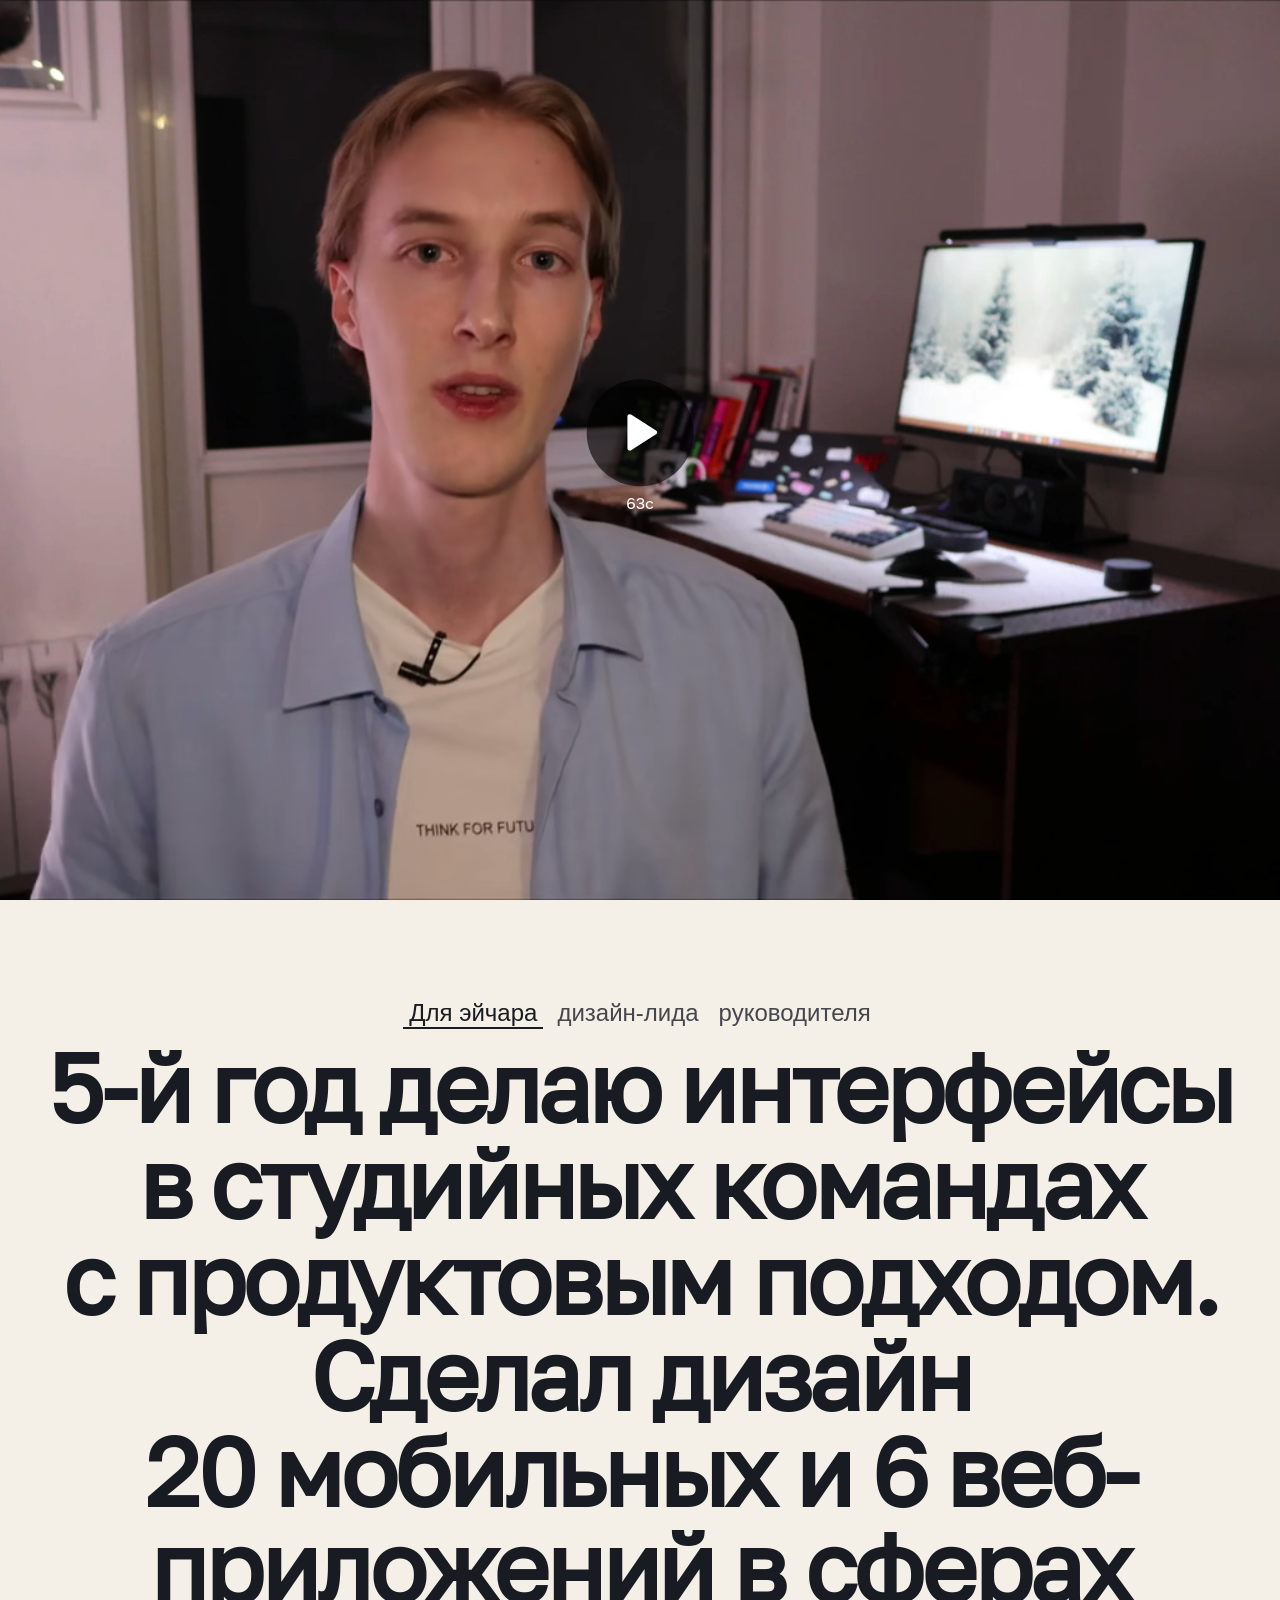
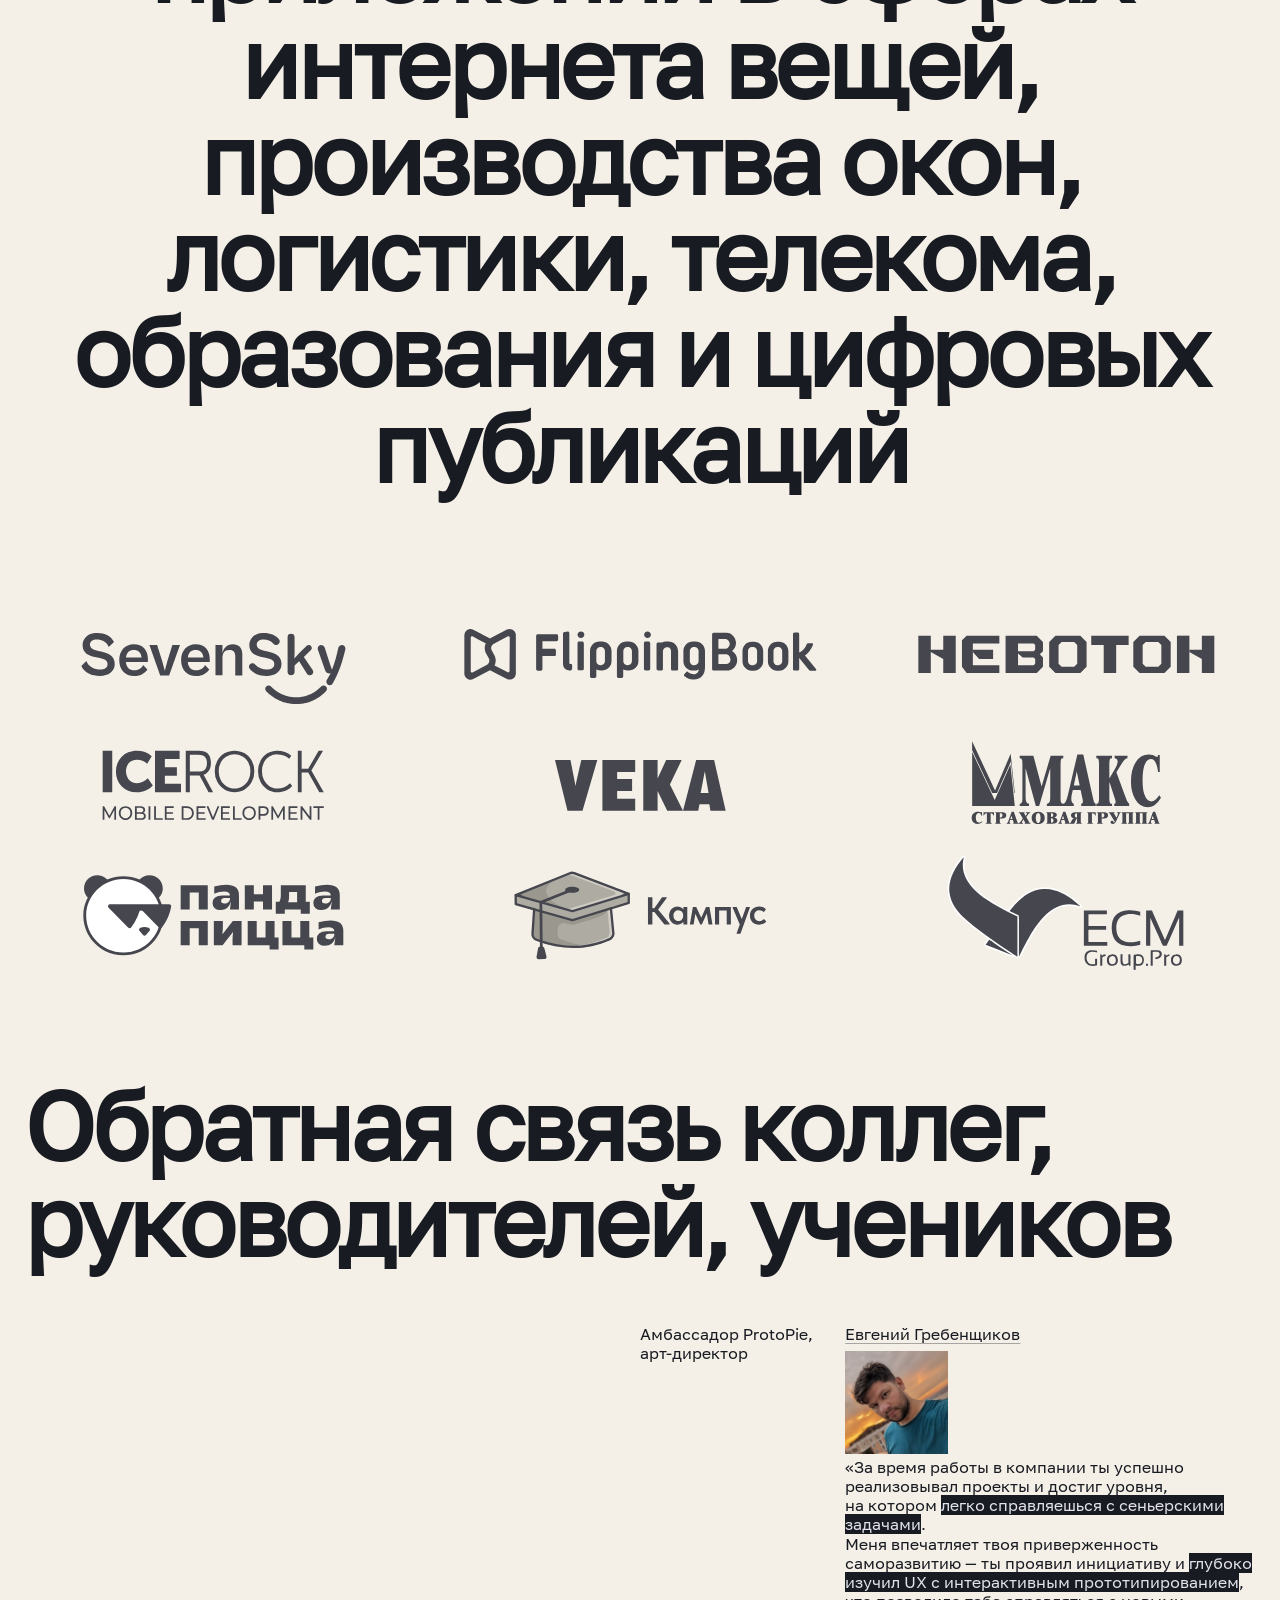
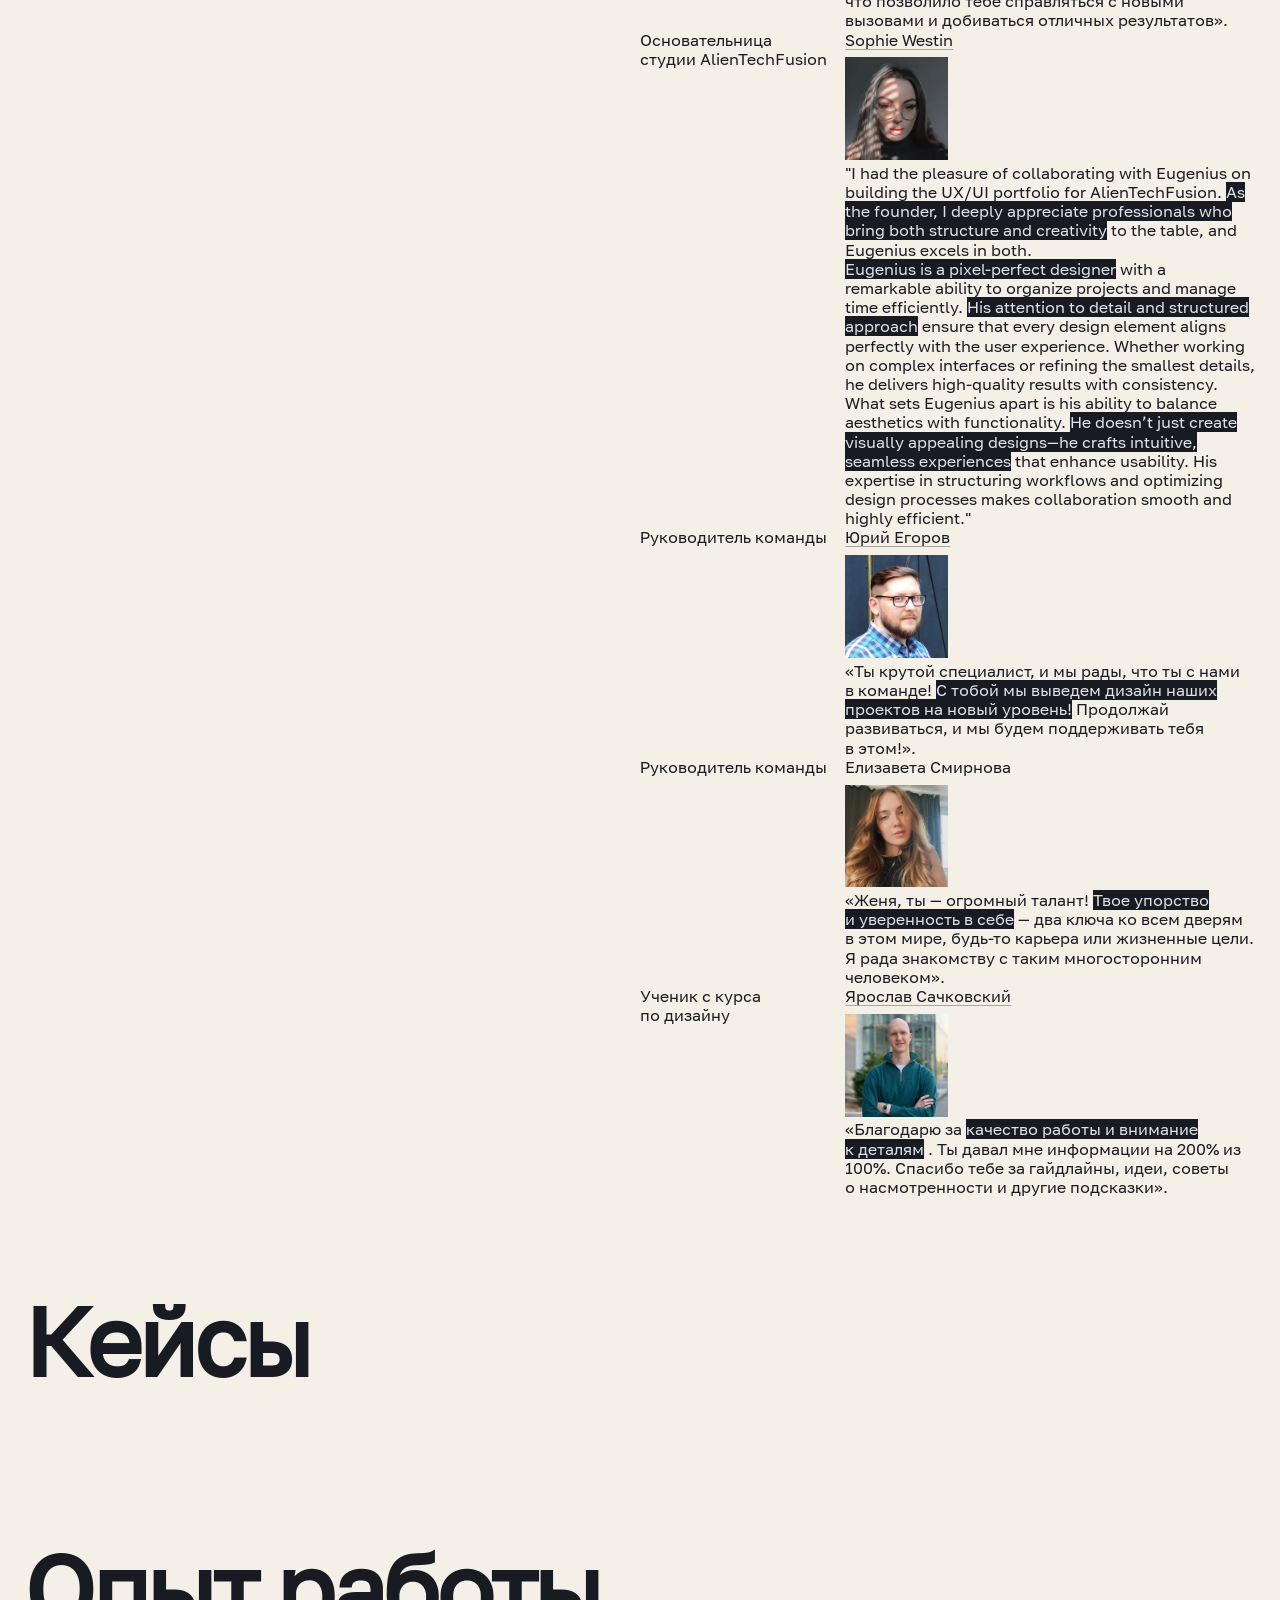
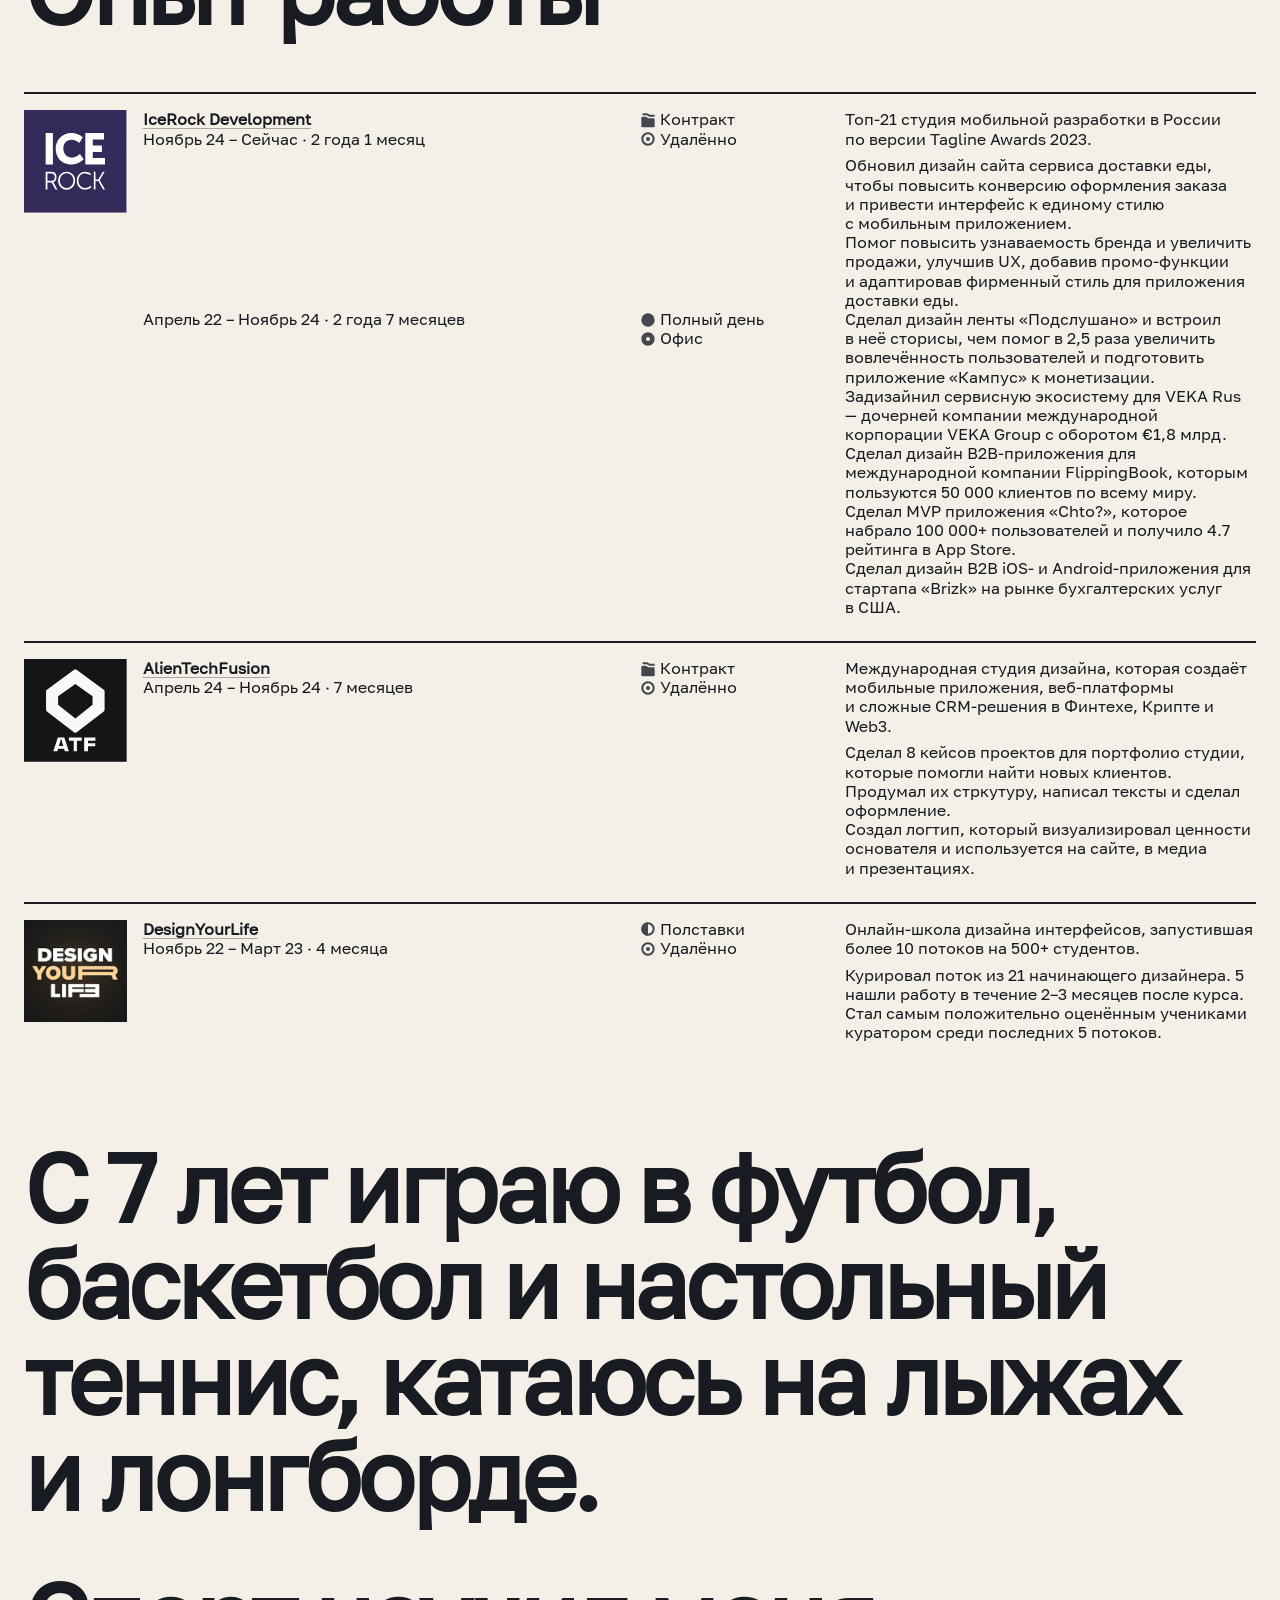
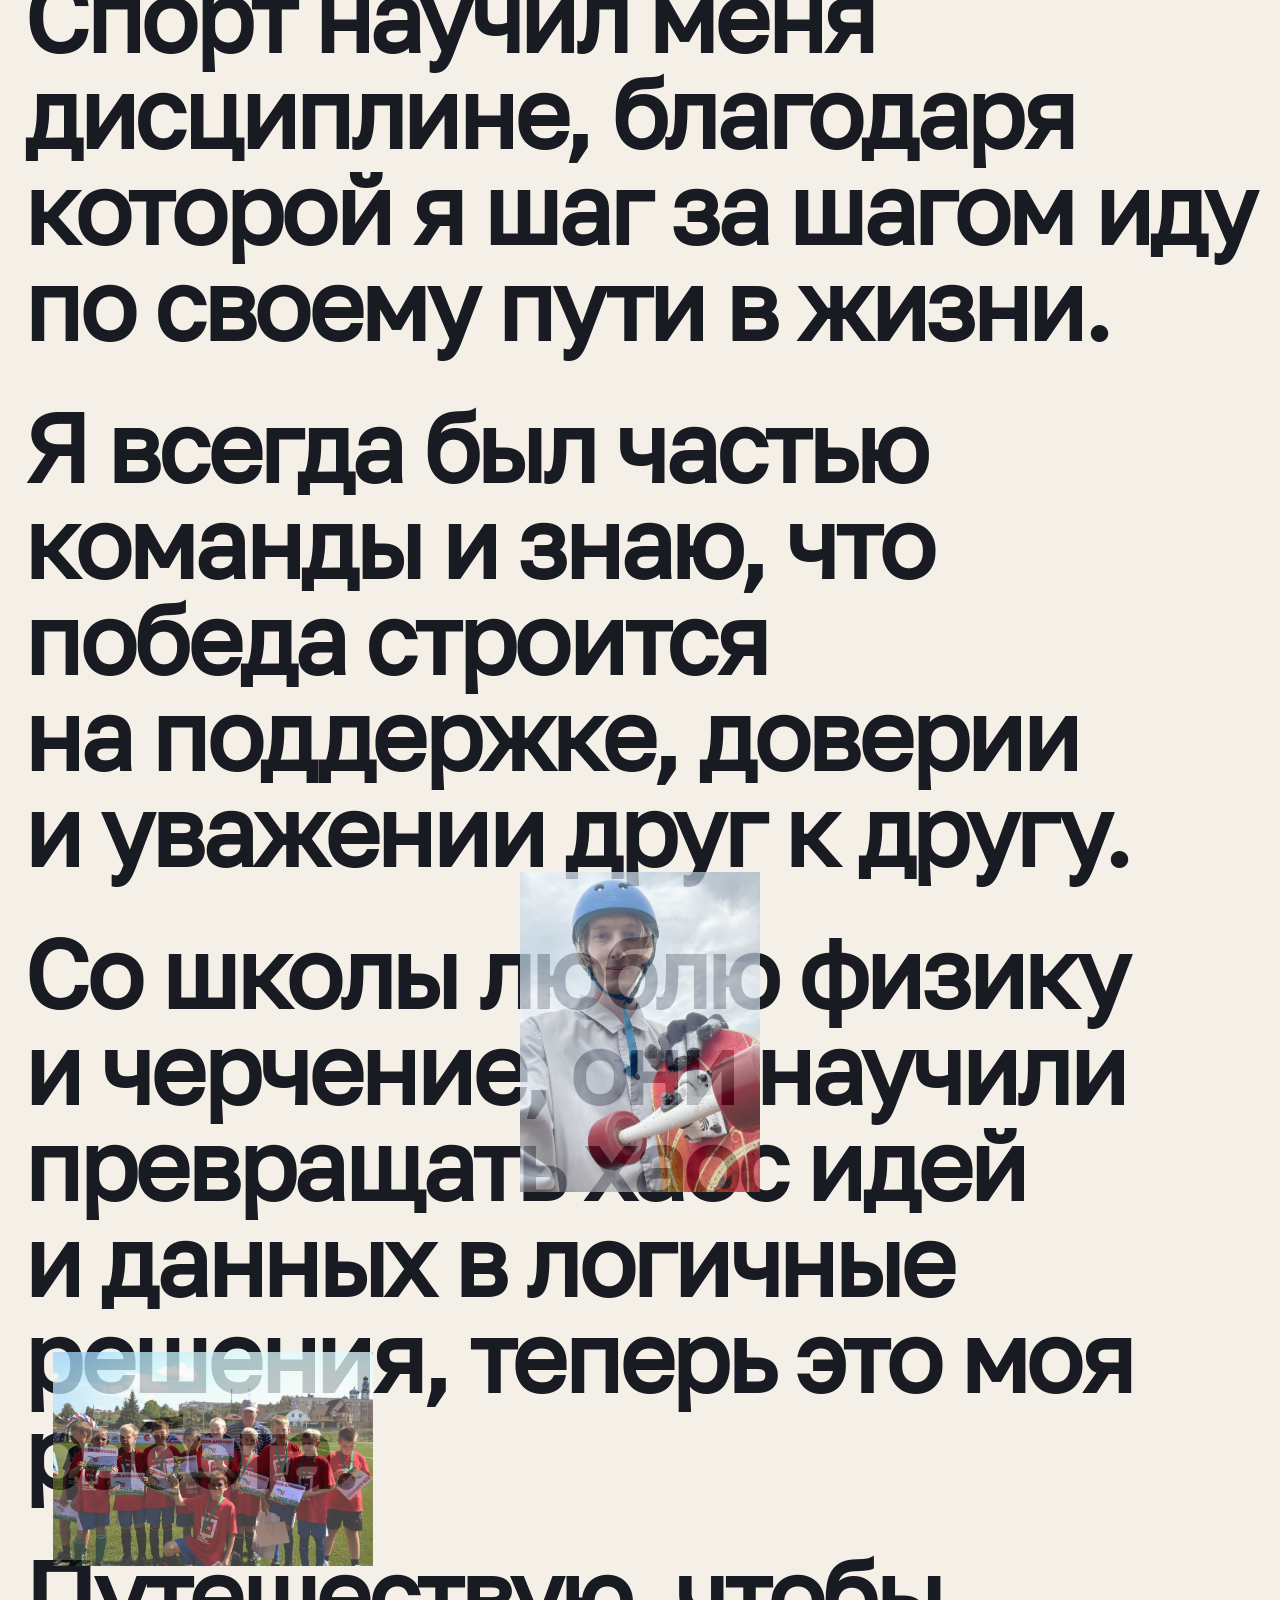
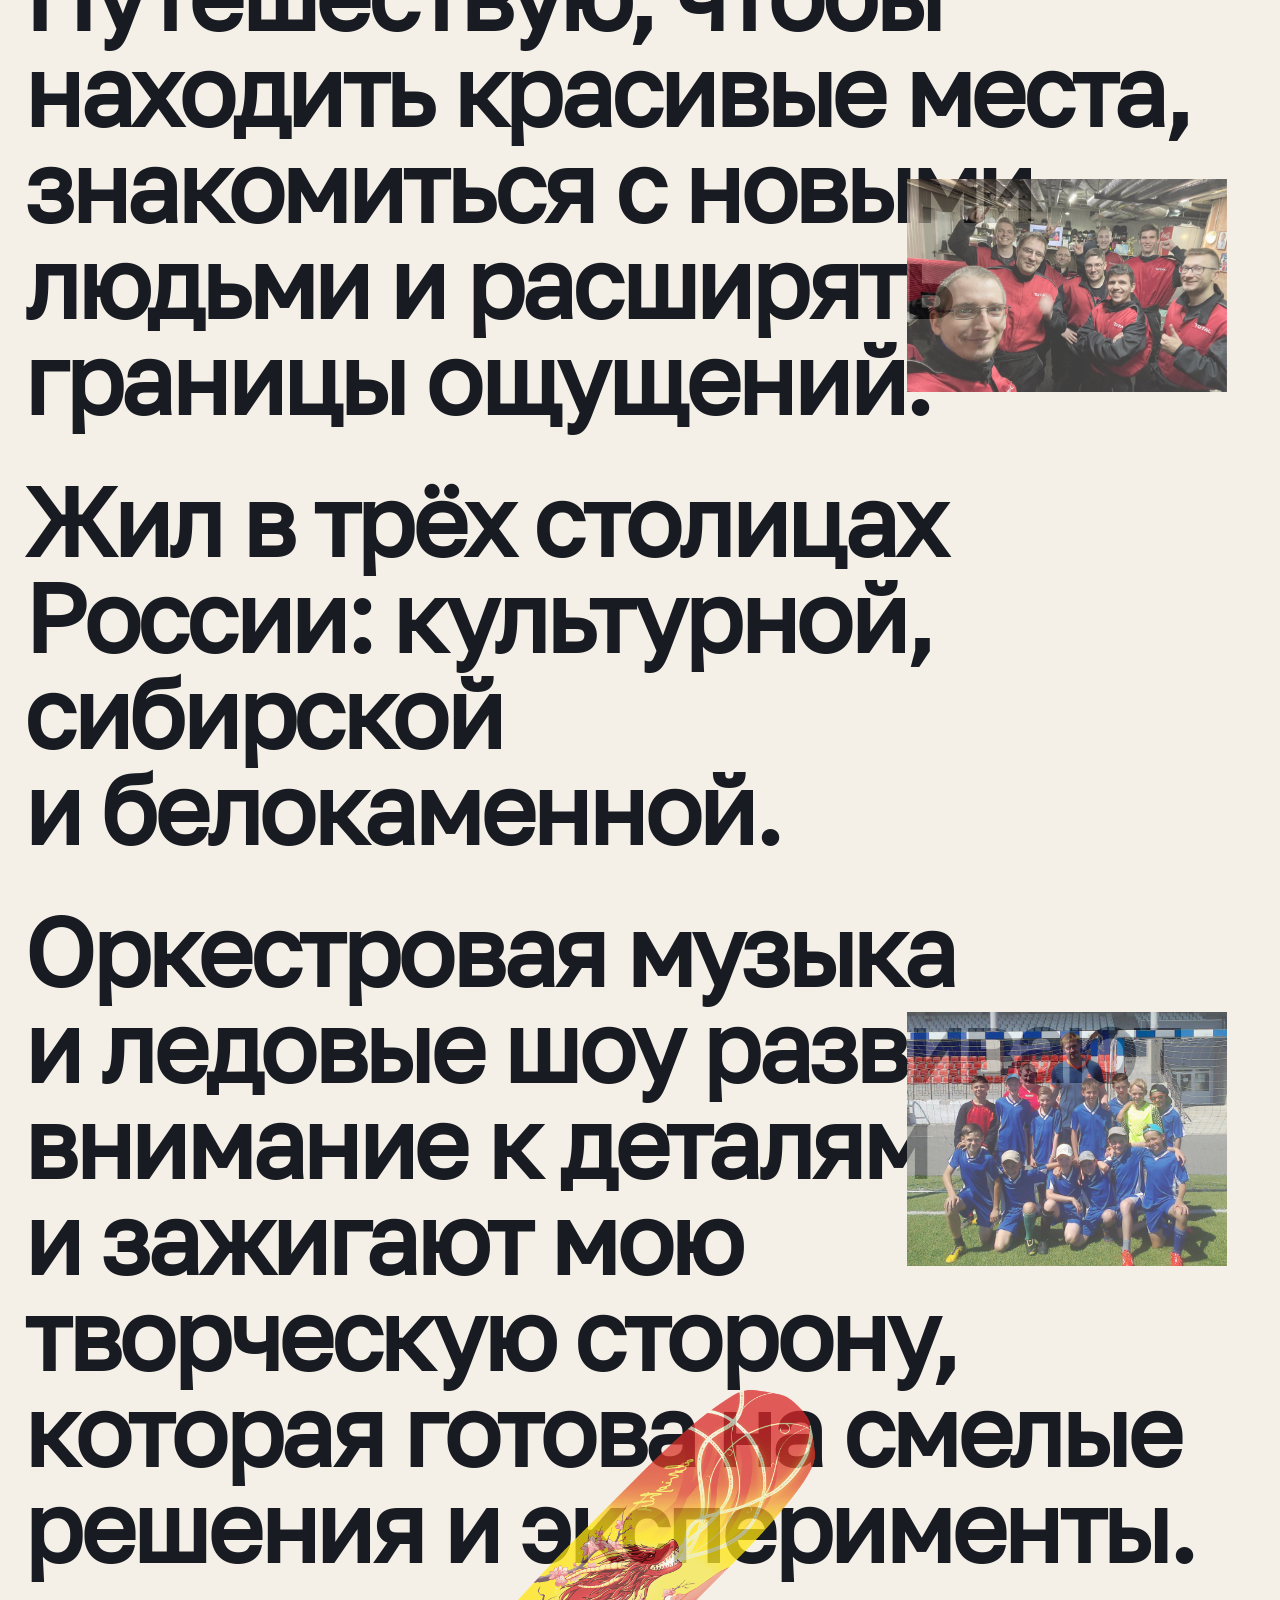
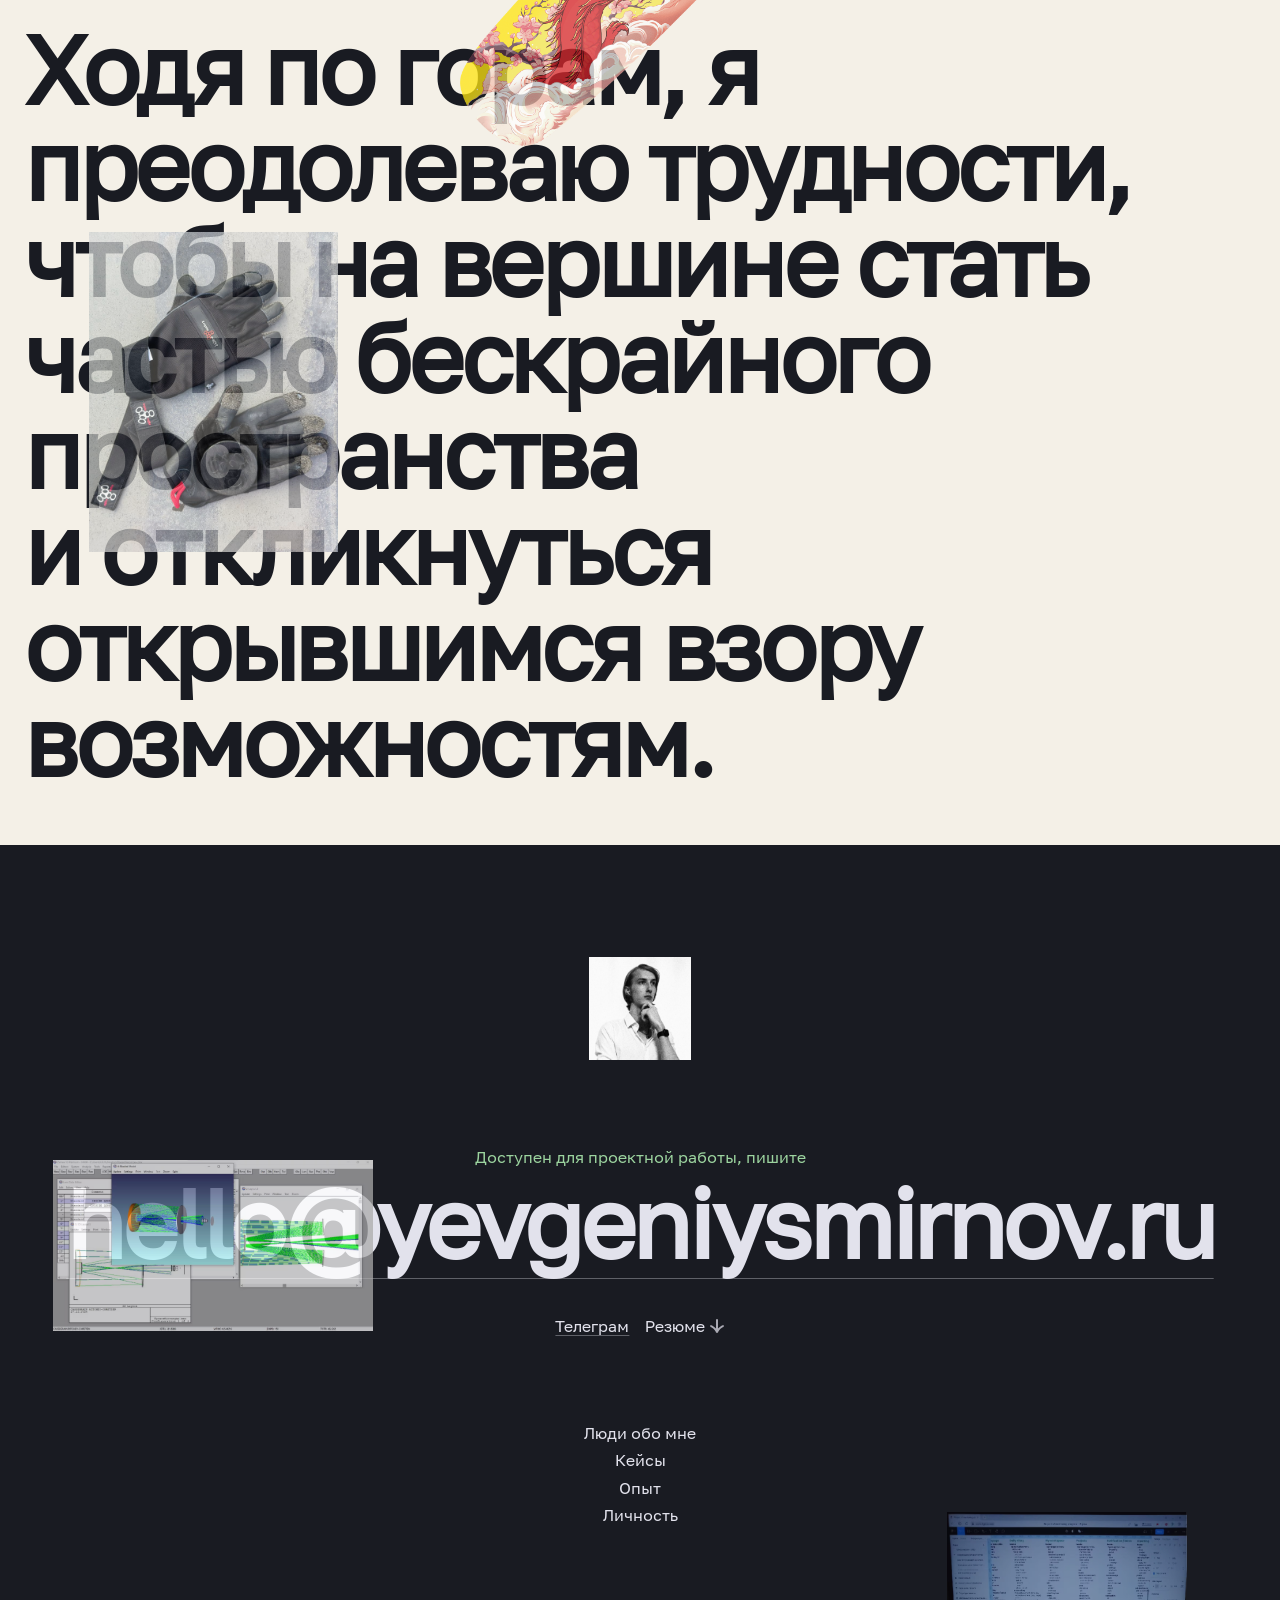
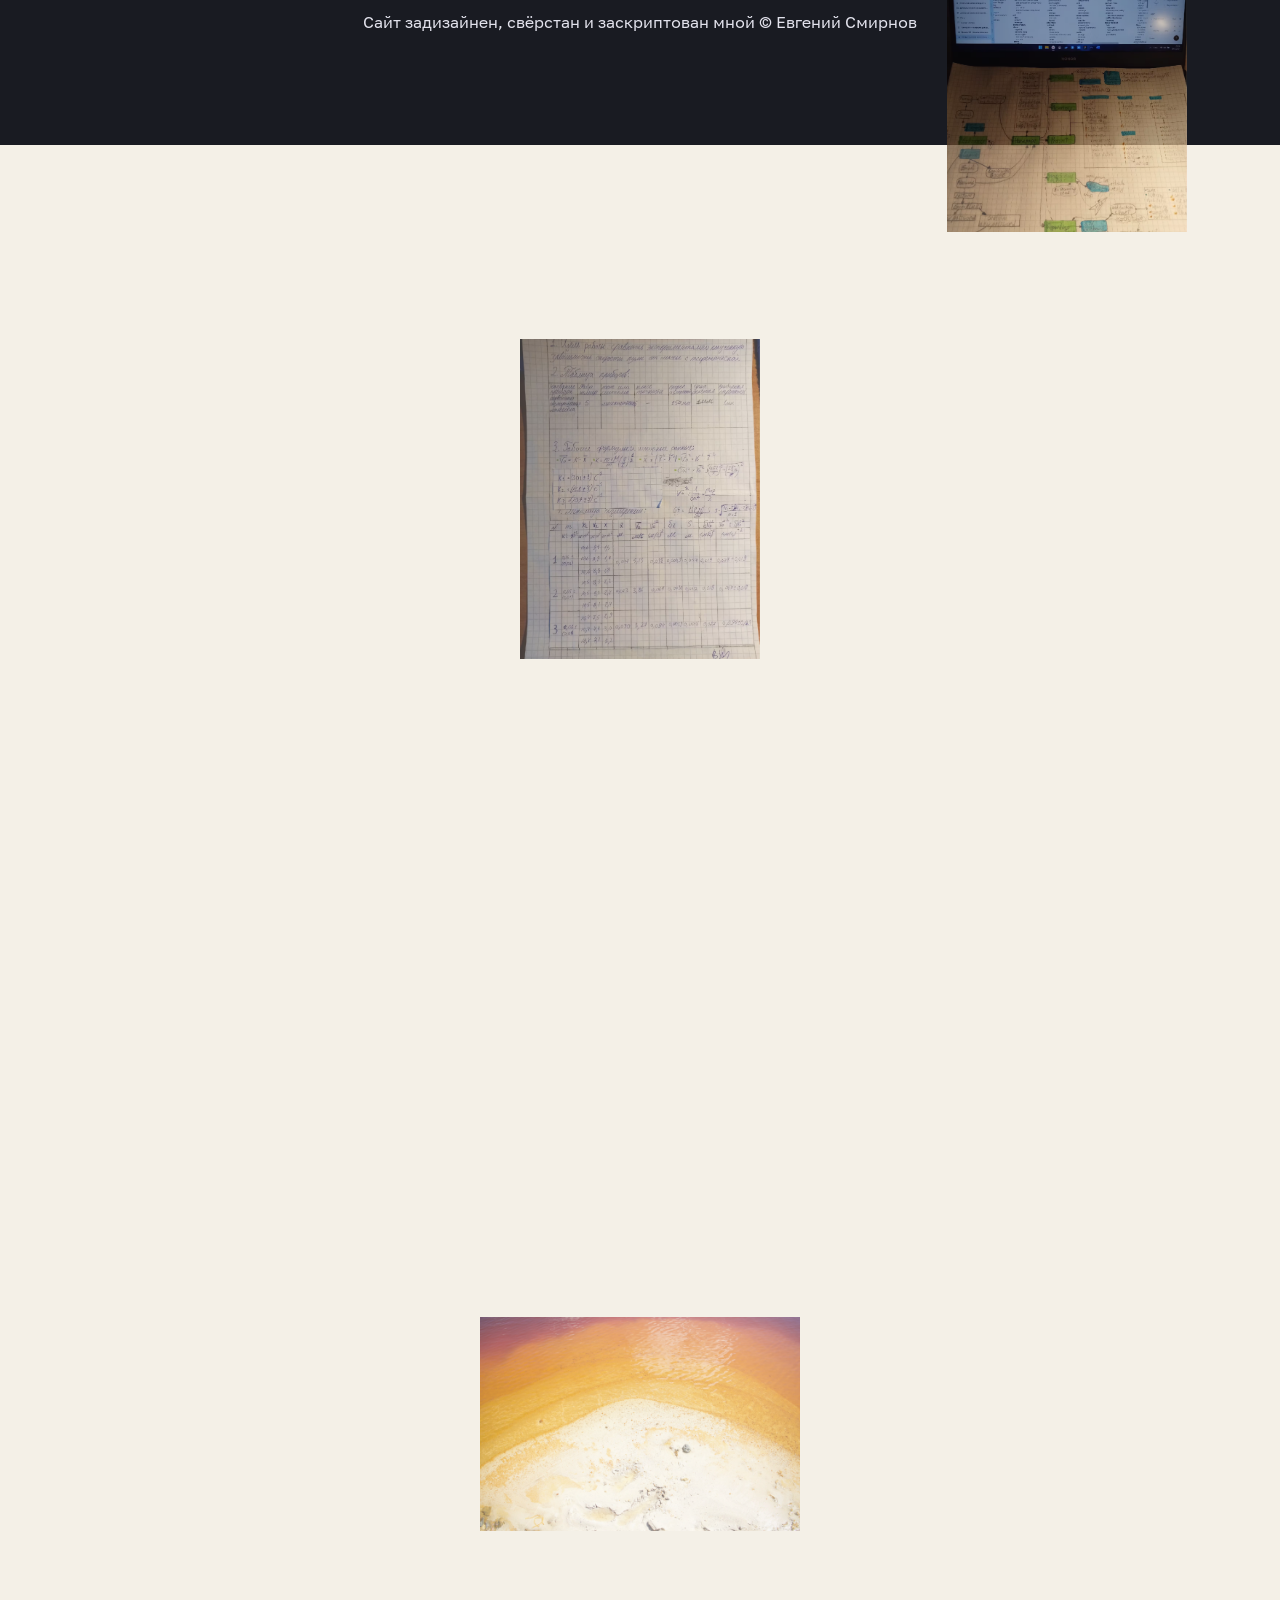
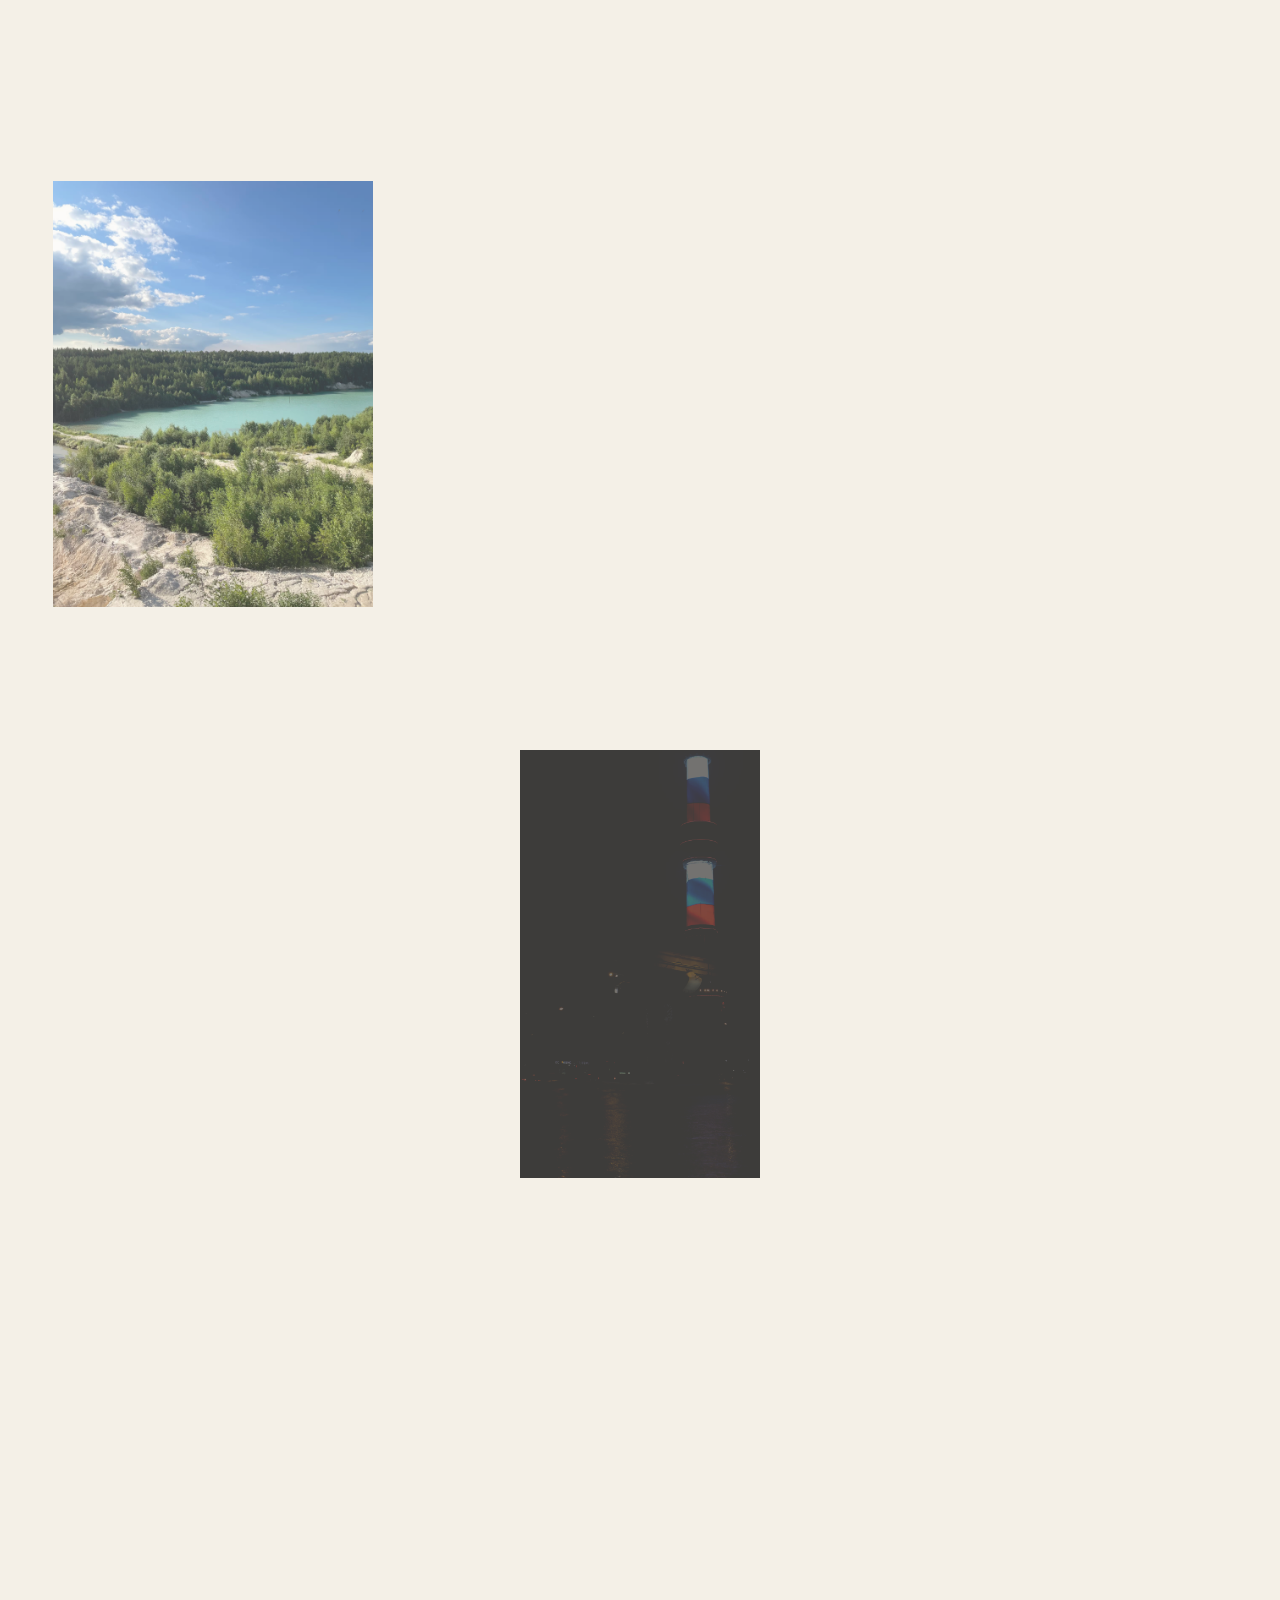
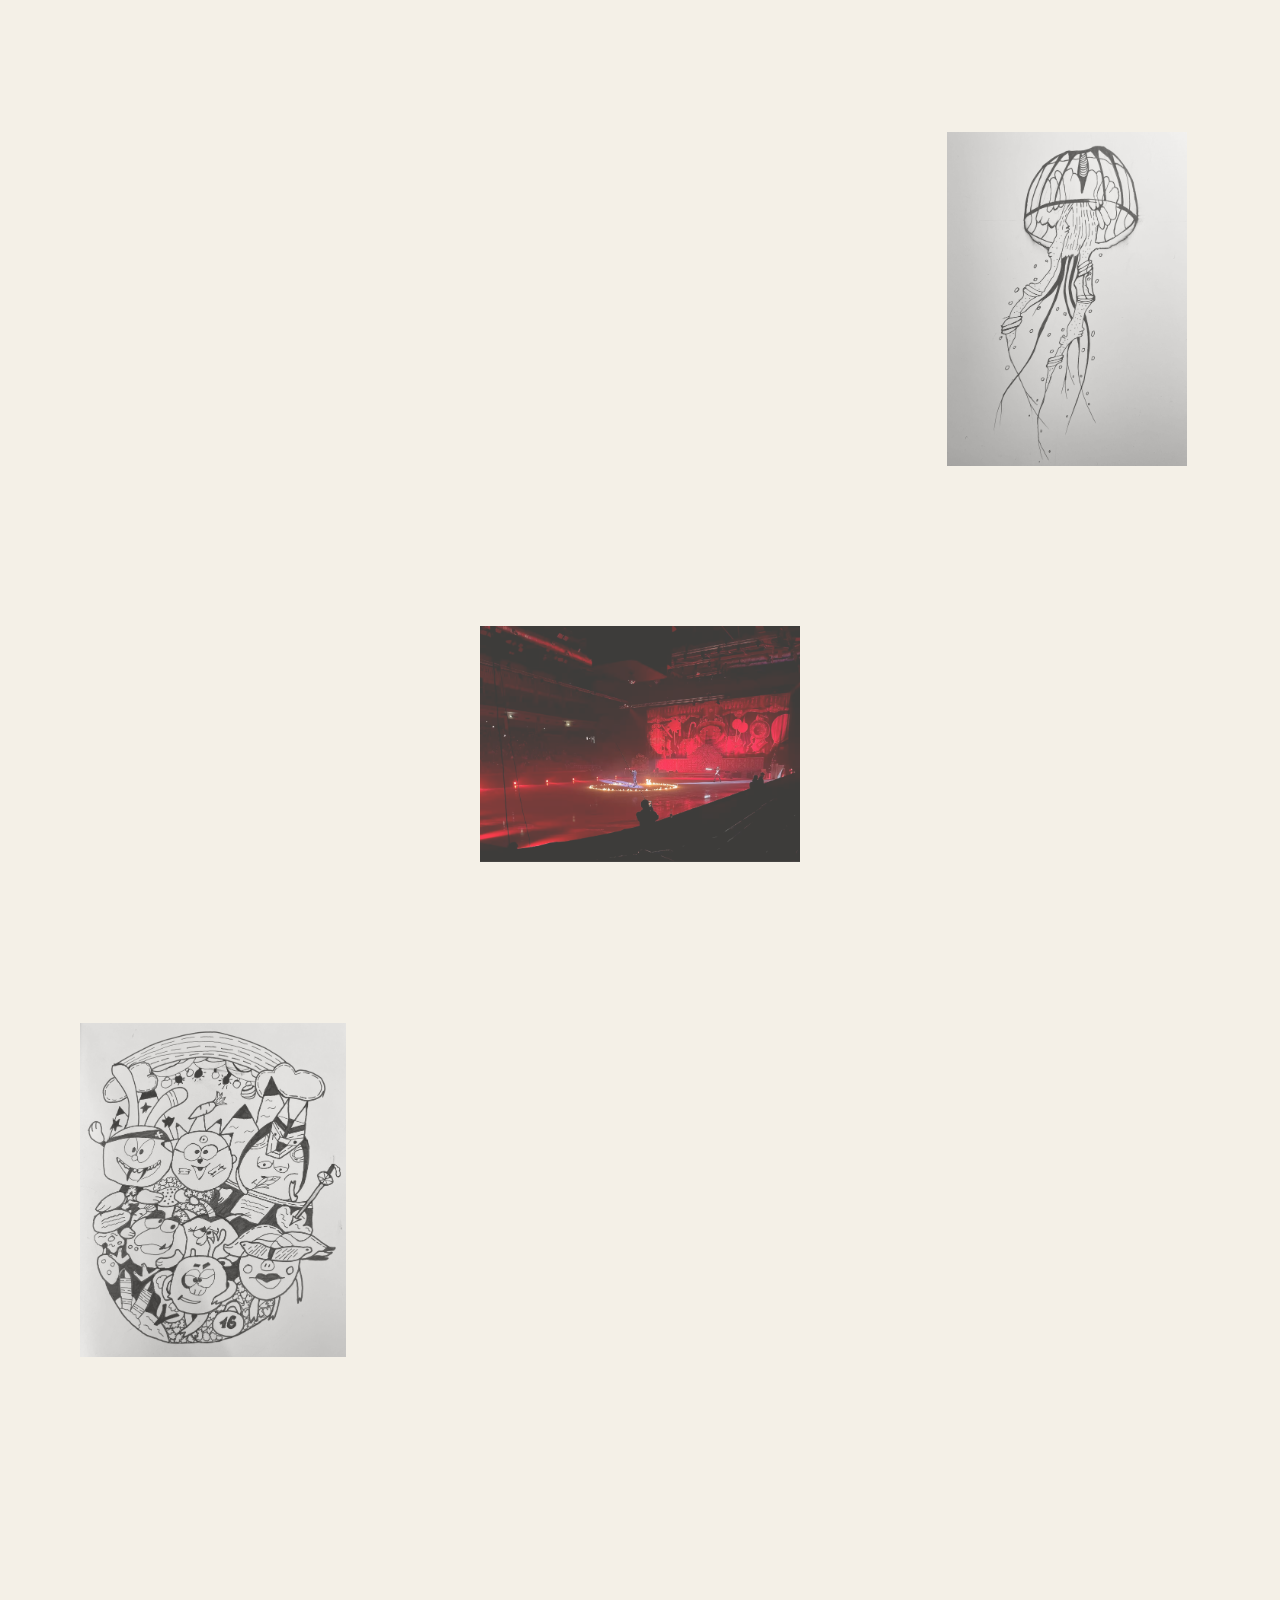
<file: index.html>
<!DOCTYPE html>
<html lang="ru">
  <head>
    <title>Евгений Смирнов</title>
    <meta charset="UTF-8" />
    <meta name="viewport" content="width=device-width, initial-scale=1.0" />
    <link rel="icon" href="assets/favicon/favicon.ico" sizes="any">
    <link rel="apple-touch-icon" href="assets/favicon/apple-touch-icon.png">
    <link rel="stylesheet" href="styles/settings.css" />
    <link rel="stylesheet" href="styles/tokens/palette.css" />
    <link rel="stylesheet" href="styles/tokens/colors.css" />
    <link rel="stylesheet" href="styles/tokens/scales.css" />
    <link rel="stylesheet" href="styles/layout.css" />
    <link rel="stylesheet" href="styles/style.css" />
    <link rel="stylesheet" href="styles/interactive.css" />
  </head>
  <body>
    <div class="overlay loading-screen dark">
      <div class="v-spacer l"></div>
      <div id="status-wrapper">
        <div id="statuses-belt"> 
        </div>
      </div>  
      <div class="progress-bar">
        <div class="progress-indicator"></div>
      </div>
    </div>
    <div id="introduction" class="wrapper ultrawide">
      <figure id="introduction-video" class="video-player">
        <video class="long" playsinline>
          <source src="assets/video/about.webm" type="video/webm">
          <source src="assets/video/about.mp4" type="video/mp4">
          <p>
            Видео обо мне не загрузилось. Можете посмотреть его на
            <a href="https://youtu.be/fUEUgPn6CEM">YouTube</a>.
          </p>  
        </video>
        <video class="loop" muted autoplay loop playsinline poster="assets/images/LoopPreview.avif">
          <source src="assets/video/aboutLoop.webm" type="video/webm">
          <source src="assets/video/aboutLoop.mp4" type="video/mp4">
          <p>
            Видео обо мне не загрузилось. Можете посмотреть его на
            <a href="https://youtu.be/fUEUgPn6CEM">YouTube</a>.
          </p>  
        </video>
        <div class="video-controls">
          <button type="button" class="video-play-toggle" aria-label="Play">
            <div class="button-icons-wrapper">
            <svg id="play" xmlns="http://www.w3.org/2000/svg" viewBox="1 0 64 64"><path d="M20.935 47.023V16.577q0-1.06.68-1.674a2.3 2.3 0 0 1 1.584-.613 2.6 2.6 0 0 1 1.23.313L48.384 29.91q.523.366.79.83.27.463.27 1.06 0 .598-.27 1.06-.267.465-.79.83L24.43 48.997q-.314.164-.621.23a3 3 0 0 1-.611.067q-.904 0-1.583-.601-.68-.602-.68-1.67"/></svg>
            <svg id="pause" xmlns="http://www.w3.org/2000/svg" viewBox="0 0 64 64"><path d="M41.362 51.4q-1.879 0-3.216-1.339t-1.337-3.219V17.158q0-1.88 1.337-3.22 1.338-1.338 3.216-1.338h3.667q1.878 0 3.212 1.339 1.334 1.34 1.334 3.219v29.684q0 1.88-1.334 3.22-1.334 1.338-3.213 1.338zm-22.385 0q-1.878 0-3.215-1.339t-1.337-3.219V17.158q0-1.88 1.337-3.22Q17.1 12.6 18.977 12.6h3.667q1.88 0 3.213 1.339 1.335 1.34 1.335 3.219v29.684q0 1.88-1.335 3.22-1.334 1.338-3.213 1.338z"/></svg>
            </div>
          </button>
          <p></p>
        </div>
      </figure>
    </div>
    <div class="v-spacer xl"></div>
    <div class="wrapper"> 
      <div class="tablist" role="tablist"> 
        <button id="hr" type="button" role="tab" class="text tab" aria-label="Заголовок для эйчара" aria-selected="true">Для эйчара</button>
        <button id="design-lead" type="button" role="tab" class="text tab" aria-label="Заголовок для дизайн-лида" aria-selected="false">дизайн-лида</button>
        <button id="head-manager" type="button" role="tab" class="text tab" aria-label="Заголовок для руководителя" aria-selected="false">руководителя</button>
      </div>
      <div class="v-spacer s"></div>
      <p id="introduction-display" class="display"></p>
    </div>
    <div class="v-spacer l"></div>
    <div id="logos" class="wrapper ultrawide">
      <svg xmlns="http://www.w3.org/2000/svg" fill="none" viewBox="0 0 640 196"><g><path d="m122 115.633 7.487-7.588c3.369 9.172 12.83 12.743 20.504 12.743 6.278 0 11.332-2.247 11.332-7.963 0-6.091-5.054-7.775-13.204-9.546l-5.903-1.311c-8.856-1.871-18.287-5.889-18.344-17.71-.044-9.158 7.141-16.703 16.227-17.884 14.197-1.828 25.745 2.995 30.958 13.017l-7.963 7.588c-3.47-7.775-10.209-11.145-17.883-11.145-5.99 0-10.295 2.808-10.295 7.589 0 5.529 4.305 7.487 11.144 9.172l7.027 1.684c10.021 2.434 19.006 6.365 19.006 18.359 0 11.332-9.546 17.883-22.289 17.883-11.98 0-22.937-4.305-27.819-14.888zm56.875-8.798c0-14.327 8.899-23.787 21.728-23.787 13.679 0 21.253 9.086 21.253 21.728v4.593h-32.959c.561 8.15 5.342 12.556 12.556 12.556 7.962 0 11.519-4.118 13.203-7.962l6.465 6.738c-3.47 5.241-9.647 9.835-19.755 9.835-13.578 0-22.476-9.46-22.476-23.686zm10.108-4.219h23.413c-.749-7.213-4.867-11.144-11.807-11.144-6.465 0-10.771 3.743-11.606 11.144m51.318 26.969-16.199-45.6h11.605l7.776 24.808 3.744 13.953 3.657-13.953 7.674-24.809h11.419l-16.3 45.601h-13.391zm31.36-22.75c0-14.327 8.899-23.787 21.728-23.787 13.679 0 21.253 9.086 21.253 21.728v4.593h-32.959c.562 8.15 5.342 12.556 12.556 12.556 7.962 0 11.519-4.118 13.203-7.962l6.466 6.738c-3.471 5.241-9.648 9.835-19.756 9.835-13.578 0-22.476-9.46-22.476-23.686zm10.108-4.219h23.413c-.749-7.213-4.867-11.144-11.807-11.144-6.465 0-10.771 3.743-11.606 11.144m41.455 26.969v-45.6h10.482v12.454c1.685-7.214 6.364-13.39 15.45-13.39s14.327 5.341 14.327 14.801v31.75H352.9v-28.582c0-5.615-1.872-9.46-8.899-9.46-7.674 0-10.295 4.968-10.295 12.455v25.558h-10.482zM374.93 112.839c2.203-2.231 5.759-1.915 7.761.476 4.42 5.298 11.49 7.458 17.48 7.458s11.332-2.246 11.332-7.962c0-6.091-5.054-7.776-13.204-9.547l-5.903-1.31c-8.87-1.872-18.301-5.875-18.359-17.696-.043-9.158 7.142-16.717 16.228-17.884 12.08-1.555 22.232 1.714 28.221 8.884 1.786 2.132 1.512 5.314-.504 7.229-2.26 2.16-5.802 1.843-7.861-.504-3.715-4.248-8.956-6.149-14.73-6.149s-10.295 2.808-10.295 7.589c0 5.529 4.305 7.487 11.144 9.172l7.027 1.684c10.021 2.434 19.006 6.365 19.006 18.359 0 11.332-9.546 17.883-22.289 17.883-10.439 0-20.086-3.268-25.63-11.087-1.44-2.03-1.181-4.824.576-6.595M431.402 124.344V72.091a5.242 5.242 0 0 1 10.482 0V95.59l-.374 8.797 7.487-8.236 11.145-10.9a4.46 4.46 0 0 1 3.125-1.281c4.017 0 6.004 4.881 3.124 7.674l-10.568 10.296 13.189 19.755c2.246 3.355-.158 7.862-4.205 7.862a5.06 5.06 0 0 1-4.29-2.391l-11.807-18.963-6.84 6.739v9.359a5.242 5.242 0 0 1-10.482 0zM494.829 144.229c-3.369 0-6.465-3.427-4.809-7.243l6.033-10.468-1.396.245a7.4 7.4 0 0 1-6.984-4.953L476.86 91.126c-1.239-3.499 1.368-7.156 5.068-7.156a5.39 5.39 0 0 1 5.126 3.743l7.041 22.103 3.873 11.202c4.334-10.67 7.085-21.325 9.633-33.261a5.41 5.41 0 0 1 5.169-3.787c3.73 0 6.35 3.686 5.126 7.213-3.7 15.537-8.884 33.305-18.603 50.137-.893 1.656-2.491 2.909-4.478 2.909zM485.398 144.632a5.13 5.13 0 0 1 3.615 1.498 5.05 5.05 0 0 1 1.496 3.614 5.13 5.13 0 0 1-1.962 4.028 6 6 0 0 1-.427.493q-.247.249-.526.462a4.99 4.99 0 0 1-.95.921 5.025 5.025 0 0 1-1.031.95 4.97 4.97 0 0 1-.954.842 5.01 5.01 0 0 1-1.028.876l-.076.082a5 5 0 0 1-.931.741l-.019.021a5 5 0 0 1-1.04.806c-.31.302-.658.563-1.036.775a5 5 0 0 1-1.084.772 5 5 0 0 1-1.019.696 5 5 0 0 1-1.054.701 5 5 0 0 1-1.159.726 5 5 0 0 1-1.05.624 5 5 0 0 1-1.058.613 5 5 0 0 1-1.134.626 5 5 0 0 1-1.156.599q-.507.331-1.086.535a5 5 0 0 1-1.164.547c-.36.216-.75.388-1.161.509q-.518.294-1.101.46a5 5 0 0 1-1.198.473q-.527.271-1.116.415-.569.283-1.205.42a5 5 0 0 1-1.114.367 5 5 0 0 1-1.199.371 5 5 0 0 1-1.233.343 5 5 0 0 1-1.13.292 5 5 0 0 1-1.225.292 5 5 0 0 1-1.159.251 5 5 0 0 1-1.212.24 5.2 5.2 0 0 1-1.185.208 5 5 0 0 1-1.216.192 5.2 5.2 0 0 1-1.246.163 5.3 5.3 0 0 1-1.11.13q-.558.128-1.153.13-.067-.001-.134-.004a5.2 5.2 0 0 1-.959.091 4 4 0 0 1-.219-.007q-.435.078-.891.079-.174-.001-.346-.014a5 5 0 0 1-.762.057q-.21-.001-.416-.019a5.3 5.3 0 0 1-1.173.024 4.977 4.977 0 0 1-1.229-.001 5 5 0 0 1-1.25-.032 5.105 5.105 0 0 1-1.169-.053 5.128 5.128 0 0 1-1.243-.081q-.072.003-.144.004-.524-.001-1.018-.103l-.076.002q-.558-.002-1.079-.116h-.03c-.419 0-.824-.052-1.212-.147q-.634-.016-1.219-.176a5 5 0 0 1-1.141-.191 5 5 0 0 1-1.233-.227 5 5 0 0 1-1.075-.215 5 5 0 0 1-1.297-.284 5 5 0 0 1-1.115-.278 5 5 0 0 1-1.142-.298 5 5 0 0 1-1.2-.341 5 5 0 0 1-1.125-.344 5 5 0 0 1-1.173-.387 5 5 0 0 1-1.114-.389 5 5 0 0 1-1.173-.437 5 5 0 0 1-1.099-.435 5 5 0 0 1-1.106-.456 5 5 0 0 1-1.127-.493 5 5 0 0 1-1.105-.508 5.2 5.2 0 0 1-1.101-.536 5.2 5.2 0 0 1-1.09-.556 5.2 5.2 0 0 1-1.108-.598 5.2 5.2 0 0 1-1.033-.586 5.2 5.2 0 0 1-1.05-.615 5.2 5.2 0 0 1-1.055-.645 5.2 5.2 0 0 1-1.044-.667 5.2 5.2 0 0 1-1.057-.71 5.3 5.3 0 0 1-1.013-.714 5.3 5.3 0 0 1-.96-.699 5.3 5.3 0 0 1-1.029-.779 5.3 5.3 0 0 1-.941-.737l-.032-.033a5.3 5.3 0 0 1-.861-.687q-.046-.046-.09-.094a5.3 5.3 0 0 1-.789-.64 6 6 0 0 1-.167-.176 5.3 5.3 0 0 1-.711-.587 5 5 0 0 1-.247-.267 5.5 5.5 0 0 1-.603-.511 5 5 0 0 1-.316-.347 5 5 0 0 1-.533-.46 5 5 0 0 1-.344-.379 5 5 0 0 1-.491-.427 5 5 0 0 1-.452-.519 5 5 0 0 1-.369-.33 5.1 5.1 0 0 1-1.498-3.614c0-1.411.576-2.678 1.498-3.614a5.1 5.1 0 0 1 3.614-1.498c1.411 0 2.678.576 3.614 1.498q.252.249.466.53a5 5 0 0 1 .705.703q.255.197.485.422.172.171.328.357.275.209.521.45.133.132.255.273a5.4 5.4 0 0 1 .769.685q.377.262.705.583l.091.094q.423.283.787.64l.032.033q.445.286.826.653.429.265.8.606c.315.182.612.396.882.639a5.2 5.2 0 0 1 .843.597q.443.24.83.557.464.237.872.557.466.226.877.536.475.218.893.523.49.215.923.522.457.193.865.467.481.189.911.466.48.177.911.442.492.17.932.43.48.157.914.399.502.149.954.394.51.144.973.385.479.128.916.341.518.123.989.345.484.108.929.304.516.103.989.304.485.09.933.264.523.083 1.005.264.535.075 1.028.253.446.06.865.192.57.05 1.098.217.488.044.944.177.533.032 1.031.168.492.026.956.141.494.012.96.113h.03q.524 0 1.018.102l.076-.002q.487.002.948.09l.147-.003q.417 0 .815.066.146-.009.293-.009.387 0 .758.056a5 5 0 0 1 .966.026 5 5 0 0 1 .978-.001 5 5 0 0 1 1.032-.019 5 5 0 0 1 1.037-.035 5 5 0 0 1 .985-.05q.431-.077.883-.078l.143.003q.447-.085.917-.088a5 5 0 0 1 1.108-.13q.463-.106.953-.125.481-.126.995-.155a5 5 0 0 1 1.02-.181q.47-.142.972-.192a5 5 0 0 1 1.034-.223q.455-.157.945-.227a5 5 0 0 1 1.047-.268q.452-.176.941-.263.454-.192.948-.293a5 5 0 0 1 1.031-.338q.447-.208.935-.327a5 5 0 0 1 1.016-.377q.436-.223.915-.361.474-.26 1.001-.418.448-.253.946-.413.433-.26.917-.43a5 5 0 0 1 .987-.487 5 5 0 0 1 .9-.465q.42-.292.895-.496.444-.326.955-.552a5 5 0 0 1 .964-.571q.392-.302.84-.526.423-.351.917-.608c.287-.246.601-.463.939-.642q.395-.347.857-.609.406-.377.889-.662.39-.377.855-.668l.036-.037a5 5 0 0 1 .843-.681q.046-.05.093-.098a5 5 0 0 1 .74-.612q.088-.1.181-.194.327-.326.709-.59.103-.119.213-.23.266-.266.57-.492.153-.186.322-.358a5 5 0 0 1 .515-.45q.179-.224.378-.428a5 5 0 0 1 .456-.403q.203-.266.437-.504a5.1 5.1 0 0 1 3.614-1.498"/></g></svg>
      <svg xmlns="http://www.w3.org/2000/svg" fill="none" viewBox="0 0 640 196"><path d="M216.037 112.534h-.75c-1.05 0-1.65-.757-1.8-1.665v-44.51c0-1.363-1.049-2.423-2.399-2.423l-4.65.606c-1.8.151-2.4 1.06-2.4 2.422v45.57c0 6.358 5.1 9.689 9.449 9.689h2.1c1.2-.151 2.1-1.211 2.1-2.422v-5.45c0-1.06-.75-1.817-1.65-1.817m16.799-33.761h-4.65c-1.65 0-2.4 1.06-2.4 2.422v38.454c0 1.363 1.05 2.423 2.4 2.423h4.65c1.35 0 2.399-1.06 2.399-2.423V81.347c-.15-1.666-1.199-2.574-2.399-2.574m295.622.303h-3.449c-7.5 0-13.649 6.358-13.649 14.08v15.29c0 7.721 6.149 14.08 13.649 14.08h3.449c7.5 0 13.649-6.359 13.649-14.08V93.004c0-7.721-6.149-13.928-13.649-13.928m4.35 29.219c0 3.179-2.55 5.904-5.699 5.904h-1.65c-3.15 0-5.7-2.574-5.7-5.904V93.004c0-3.18 2.55-5.904 5.7-5.904h1.65c3.149 0 5.699 2.573 5.699 5.904zM230.886 63.936c-2.85 0-5.1 2.12-5.1 4.693 0 2.574 2.25 4.694 5.1 4.694s5.099-2.12 5.099-4.693c.15-2.574-2.249-4.694-5.099-4.694m-36.597 4.088h-28.347c-.9 0-2.25.757-2.25 2.422v49.658c0 1.362 1.05 2.422 2.4 2.422h4.649c1.35 0 2.4-1.06 2.4-2.422v-19.076q0-.454.45-.454h17.399c1.349 0 2.399-1.06 2.399-2.423v-6.055c0-1.363-1.05-2.423-2.399-2.423h-17.399q-.45 0-.45-.454V78.773q0-.454.45-.454h20.698c1.35 0 2.4-1.06 2.4-2.423v-5.601c0-1.211-1.05-2.271-2.4-2.271m389.514 52.534-16.798-20.741c8.399-5.602 11.849-15.594 11.999-16.502.15-.909-.15-1.817-1.5-1.817h-5.999c-1.65 0-1.8 1.363-2.25 2.27-.6.91-2.25 7.42-10.949 11.658V67.57c0-1.363-1.05-2.423-2.4-2.423h-4.65c-1.499 0-2.249 1.212-2.249 2.423v52.382c0 1.363 1.049 2.423 2.249 2.423h4.65c1.35 0 2.4-1.06 2.4-2.423V103.45l14.398 17.562c.45.454 1.35 1.514 1.95 1.514h8.099c1.2-.152 1.5-1.514 1.05-1.968M302.579 78.773h-3.599c-7.8 0-14.099 6.359-14.099 14.08v38.151c0 1.363 1.05 2.422 2.4 2.422h4.649c1.35 0 2.4-1.059 2.4-2.422v-10.295c2.25 1.06 4.65 1.514 7.049 1.514h1.2c7.8 0 14.549-6.056 14.549-13.928V93.004c0-7.873-6.749-14.231-14.549-14.231m4.8 29.673c0 3.179-2.7 5.905-5.85 5.905h-1.2c-3.299 0-5.849-2.726-5.849-5.905V93.004c0-3.18 2.7-5.904 5.849-5.904h1.2c3.3 0 5.85 2.725 5.85 5.904zm54.745-29.522h-3.6c-2.25 0-4.349.454-6.149 1.363-.3-.152-.6-.152-.9-.152h-4.8c-1.35 0-2.4 1.06-2.4 2.423v37.394c0 .606.3 1.211.75 1.666s1.05.757 1.65.757h4.8c.6 0 1.2-.303 1.65-.606.45-.454.75-1.06.75-1.817V93.307c0-3.33 2.699-6.056 5.999-6.056h1.2c3.3 0 4.949 2.725 4.949 6.056v26.645c0 1.363 1.05 2.423 2.4 2.423h5.85c1.35 0 2.399-1.06 2.399-2.423V93.307c-.15-8.024-6.599-14.383-14.548-14.383m128.388.152h-3.45c-7.649 0-13.798 6.358-13.798 14.08v15.29c0 7.721 6.149 14.08 13.798 14.08h3.45c7.649 0 13.799-6.359 13.799-14.08V93.004c0-7.721-6.15-13.928-13.799-13.928m4.65 29.219c0 3.179-2.55 5.904-5.85 5.904h-1.95c-3.149 0-5.849-2.574-5.849-5.904V93.004c0-3.18 2.55-5.904 5.849-5.904h1.95c3.15 0 5.85 2.573 5.85 5.904zm-92.542-29.37h-3.6c-7.949 0-14.398 6.358-14.398 14.079v15.291c0 7.872 6.599 14.08 14.548 14.08h1.2c2.7 0 4.8-.303 7.2-1.666 0 4.845-3.75 7.116-7.2 7.116-5.849.151-8.699-3.18-9.299-3.634s-1.2-.605-1.8 0l-3.299 3.785c-.6.606-.9 1.665 0 2.574 0 0 5.099 5.299 13.198 5.147h1.2c10.799 0 16.649-7.418 16.649-18.773v-23.92c-.15-7.873-6.45-14.08-14.399-14.08m4.8 29.37c0 3.179-2.7 5.904-6 5.904h-1.2c-3.299 0-5.999-2.574-5.999-5.904V93.004c0-3.18 2.7-5.904 5.999-5.904h1.2c3.3 0 6 2.573 6 5.904zm-76.643-44.359c-2.85 0-5.1 2.12-5.1 4.693 0 2.574 2.25 4.694 5.1 4.694s5.099-2.12 5.099-4.693c0-2.574-2.4-4.694-5.099-4.694m1.65 14.988h-4.65c-1.65 0-2.4 1.06-2.4 2.423V119.8c0 1.362 1.05 2.422 2.4 2.422h4.65c1.349 0 2.399-1.06 2.399-2.422V81.347c-.15-1.666-1.2-2.423-2.399-2.423m125.238 13.929c3.6-2.725 5.849-6.965 5.849-11.81 0-8.023-6.299-15.593-14.098-15.593h-19.348c-1.35 0-2.4 1.06-2.4 2.422v52.08c0 1.363 1.05 2.423 2.4 2.423h19.948c8.399 0 15.298-7.116 15.298-15.897 0-5.753-2.999-10.9-7.649-13.625M437.117 75.29q0-.454.45-.454h9.449c3.9 0 7.049 3.33 7.049 7.267 0 4.087-3.149 7.57-7.049 7.57h-9.449q-.45 0-.45-.455zm11.699 37.243h-11.249q-.45 0-.45-.454V98.454q0-.454.45-.454h11.249c3.599 0 6.449 4.239 6.449 8.024 0 3.633-2.85 6.51-6.449 6.51M262.233 78.773h-3.6c-7.799 0-14.098 6.359-14.098 14.08v38.151c0 1.363 1.05 2.422 2.399 2.422h4.65c1.35 0 2.4-1.059 2.4-2.422v-10.295c2.25 1.06 4.649 1.514 7.049 1.514h1.2c7.799 0 14.549-6.056 14.549-13.928V93.004c0-7.873-6.75-14.231-14.549-14.231m4.65 29.673c0 3.179-2.7 5.905-5.85 5.905h-1.2c-3.3 0-5.849-2.726-5.849-5.905V93.004c0-3.18 2.699-5.904 5.849-5.904h1.2c3.3 0 5.85 2.725 5.85 5.904zM123.946 60q-2.25 0-4.05.908L95.598 73.626c-.15.15-.75.454-.9.605L86.6 69.992l-6.3-3.33-10.948-5.602a8.7 8.7 0 0 0-3.9-.909c-4.65 0-8.4 3.331-9.15 7.721-.299.455-.299.757-.299 1.212v58.287c.45 4.844 4.5 8.629 9.3 8.629q2.249 0 4.049-.908l24.298-12.717c.15-.152.75-.455.9-.606l12.148 6.358 2.25 1.212 10.949 5.601q1.8.909 4.05.909c4.649 0 8.399-3.331 9.149-7.722.15-.454.15-.756.15-1.211V68.629c-.3-4.844-4.35-8.478-9.299-8.629m-33.897 53.594L68.3 125.1c-.15.151-.45.151-.75.151-1.05 0-1.95-.908-1.95-1.968V72.868c0-1.06.9-1.968 1.95-1.968.3 0 .45 0 .75.152l7.2 3.785 12.298 6.358.45.152-.45.908c0 .151-.15.303-.15.454-.15.303-.15.454-.3.757s-.15.757-.3 1.06c0 .151-.15.454-.15.757v.303l-.15.605c-.15.909-.3 1.968-.15 3.028.15 3.18 1.05 6.207 2.7 8.63l3.15 5.753c.6 1.059.9 2.271 1.05 3.482 0 2.725-1.35 5.147-3.45 6.51m33.747 3.33v6.207c0 1.06-.9 1.969-1.95 1.969-.3 0-.45 0-.75-.152l-7.199-3.785-12.599-6.51c.3-.605.45-1.059.75-1.665v.151l.15-.302v-.152q.9-2.725.9-5.904c-.15-3.179-1.05-6.207-2.7-8.63l-3.15-5.753c-.6-1.06-.9-2.27-1.05-3.482-.15-2.725 1.35-5.147 3.45-6.51L121.396 70.9c.15-.151.45-.151.75-.151 1.05 0 1.95.908 1.95 1.968v6.207z"/></svg>
      <svg xmlns="http://www.w3.org/2000/svg" fill="none" viewBox="0 0 640 196"><path d="M135.389 91h-18.694v3.5l18.694 10.5v21h18.695V70h-18.695zM116.695 70H98v56h18.695zM210.168 91h-30.379v3.5l9.348 10.5h21.031z"/><path d="M179.789 81.667v32.666h39.727V126h-49.074l-7.01-9.333V77l7.01-7h49.074v11.667z"/><path fill-rule="evenodd" d="M228.863 70v56H275.6l9.347-9.333v-14L280.274 98l4.673-4.667v-14L275.6 70zm42.063 11.667h-23.368v11.666h23.368L273.263 91v-7zm-16.358 21-7.01-5.834v17.5h23.368l2.337-2.333v-7l-2.337-2.333zM303.642 70h37.39l9.347 9.333v37.334L341.032 126h-37.39l-9.347-9.333V79.333zm28.042 9.333L336.358 84v28l-4.674 4.667h-18.695L308.316 112V84l4.673-4.667z" clip-rule="evenodd"/><path d="M394.779 126h-18.695V84h-18.695V70h56.085v14h-18.695z"/><path fill-rule="evenodd" d="M429.832 70h37.389l9.347 9.333v37.334L467.221 126h-37.389l-9.348-9.333V79.333zm28.042 9.333L462.547 84v28l-4.673 4.667h-18.695L434.505 112V84l4.674-4.667z" clip-rule="evenodd"/><path d="M523.305 91h-18.694v3.5l18.694 10.5v21H542V70h-18.695z"/><path d="M504.611 70h-18.695v56h18.695z"/></svg>
      <svg xmlns="http://www.w3.org/2000/svg" fill="none" viewBox="0 0 640 196"><path fill-rule="evenodd" d="M336.641 104.209c-4.503-2.737-8.197-6.693-10.685-11.44a33.67 33.67 0 0 1-3.852-16.05 31.8 31.8 0 0 1 3.852-15.57c2.521-4.63 6.215-8.462 10.685-11.084 9.46-5.42 20.954-5.42 30.414 0 4.468 2.619 8.156 6.453 10.665 11.085a31.97 31.97 0 0 1 3.831 15.568 33.8 33.8 0 0 1-3.831 16.051c-2.476 4.75-6.165 8.706-10.665 11.44-9.417 5.588-20.997 5.588-30.414 0m3.041-49.345c-3.595 2.15-6.547 5.282-8.534 9.052a26.7 26.7 0 0 0-3.082 12.802 28.5 28.5 0 0 0 3.082 13.263c4.043 7.939 12.01 12.909 20.691 12.909s16.647-4.97 20.691-12.909a28.65 28.65 0 0 0 3.069-13.263 26.86 26.86 0 0 0-3.069-12.802c-1.977-3.771-4.925-6.904-8.516-9.052a24.14 24.14 0 0 0-24.332 0M284.792 108.4V83.436l14.555.004 13.498 24.96h6.798l-12.968-23.893c-.133-.237-.253-.468-.371-.694-.293-.565-.571-1.1-1.005-1.623 3.365-1.074 6.047-3.189 7.989-6.066 2.122-3.084 3.155-7.663 3.075-11.398.085-3.195-.597-8.486-2.226-11.241a14.9 14.9 0 0 0-6.483-5.764 27.6 27.6 0 0 0-10.941-1.688h-18.071V108.4zm0-56.16h11.685c2.645-.132 5.196.306 7.696 1.172a10 10 0 0 1 4.642 4.082c1.123 1.91 1.637 5.014 1.597 7.226.158 3.302-1.009 7.62-3.224 10.085-2.242 2.308-4.616 2.542-7.841 2.395h-14.555z" clip-rule="evenodd"/><path d="M168.35 46H154l.002 62.4h14.348zM182.322 99.43a28 28 0 0 0 9.906 6.572 34.3 34.3 0 0 0 12.96 2.39c9.07.197 17.802-3.484 24.048-10.138l-7.542-10.797a27.5 27.5 0 0 1-7.439 5.358 18.86 18.86 0 0 1-8.415 2.062 17.3 17.3 0 0 1-7.48-1.567 14.2 14.2 0 0 1-5.32-4.16 19.2 19.2 0 0 1-3.036-5.77 21.2 21.2 0 0 1-1.039-6.634 20.6 20.6 0 0 1 .977-6.388 17.2 17.2 0 0 1 2.956-5.48 13.5 13.5 0 0 1 5.299-3.915 19 19 0 0 1 7.643-1.444c2.717.035 5.399.624 7.887 1.73a25.8 25.8 0 0 1 7.072 4.41l6.766-11.128a27.7 27.7 0 0 0-10.168-6.367 35.4 35.4 0 0 0-12.207-2.163c-4.332-.039-8.63.773-12.656 2.39a29.1 29.1 0 0 0-9.926 6.552 30.2 30.2 0 0 0-6.399 9.89 32.3 32.3 0 0 0-2.323 12.241 34.2 34.2 0 0 0 2.22 12.432 29.7 29.7 0 0 0 6.216 9.924M247.279 95.712h24.188V108.4h-38.951l.024-62.4h36.877v12.688h-22.141l.003 12.272h18.038v12.688h-18.041zM401.002 104.165c4.62 2.863 9.908 4.328 15.276 4.23 8.269.151 16.239-3.24 22.062-9.387l-3.282-4.19c-4.997 5.063-11.666 7.915-18.62 7.964-4.356.076-8.642-1.153-12.352-3.541-3.547-2.279-6.412-5.553-8.27-9.45a29.8 29.8 0 0 1-2.843-13.076 28.25 28.25 0 0 1 2.843-12.782c1.86-3.76 4.7-6.89 8.189-9.031a22.56 22.56 0 0 1 12.192-3.332c3.239.015 6.452.61 9.498 1.76a24.6 24.6 0 0 1 8.128 4.82l3.04-4.35a24.54 24.54 0 0 0-9.45-5.868 34.3 34.3 0 0 0-11.372-1.929c-5.232-.08-10.389 1.308-14.936 4.019-4.361 2.609-7.939 6.44-10.331 11.064a33.4 33.4 0 0 0-3.682 15.716 35.04 35.04 0 0 0 3.603 15.964c2.357 4.728 5.926 8.675 10.307 11.399M462.325 78.656h-9.84V108.4h-5.74V46h5.74v27.04h9.84L478.001 46h6.561l-17.495 29.64 18.629 32.76h-6.683zM154 149.768v-20.336h2.212l8.472 15.368h-1.187l8.363-15.368h2.213l.027 20.336h-2.59l-.027-15.949h.62l-7.446 13.479h-1.241l-7.5-13.479h.674v15.949zM188.293 150q-2.159 0-4.02-.784a9.7 9.7 0 0 1-3.184-2.179 10.4 10.4 0 0 1-2.104-3.312q-.755-1.888-.755-4.125t.755-4.125a10 10 0 0 1 2.104-3.283 9.5 9.5 0 0 1 3.184-2.208q1.834-.784 4.02-.784 2.159 0 3.966.784a9.1 9.1 0 0 1 3.183 2.179 9.5 9.5 0 0 1 2.105 3.283q.755 1.888.755 4.154t-.755 4.154a9.8 9.8 0 0 1-2.105 3.312 9.7 9.7 0 0 1-3.183 2.179q-1.808.755-3.966.755m0-2.585q1.564 0 2.887-.581a6.8 6.8 0 0 0 2.32-1.627 7.6 7.6 0 0 0 1.538-2.499q.566-1.424.566-3.108t-.566-3.108a7.3 7.3 0 0 0-1.538-2.47 6.6 6.6 0 0 0-2.32-1.655q-1.323-.582-2.887-.581-1.592 0-2.941.581a7 7 0 0 0-2.32 1.655 7.6 7.6 0 0 0-1.565 2.47q-.54 1.424-.539 3.108 0 1.684.539 3.108a8 8 0 0 0 1.565 2.499 7.2 7.2 0 0 0 2.32 1.627q1.349.58 2.941.581M202.426 149.768v-20.336h8.471q3.266 0 5.019 1.424 1.753 1.395 1.753 3.835 0 1.655-.701 2.788a4.57 4.57 0 0 1-1.835 1.743q-1.16.61-2.509.61l.486-.871q1.618 0 2.86.61a4.7 4.7 0 0 1 1.969 1.801q.729 1.162.729 2.905 0 2.615-1.835 4.067-1.808 1.424-5.396 1.424zm2.698-2.353h6.205q2.24 0 3.427-.814 1.187-.813 1.187-2.556 0-1.772-1.187-2.586t-3.427-.813h-6.448v-2.353h5.774q2.05 0 3.183-.814 1.133-.813 1.133-2.44 0-1.626-1.133-2.44-1.132-.813-3.183-.813h-5.531zM222.845 149.768v-20.336h2.698v20.336zM231.197 149.768v-20.336h2.698v17.808h10.225v2.528zM249.671 138.206h9.713v2.469h-9.713zm.243 9.034h11.008v2.528h-13.706v-20.336h13.328v2.528h-10.63zM272.536 149.768v-20.336h7.958q3.023 0 5.315 1.279a8.95 8.95 0 0 1 3.589 3.573q1.295 2.295 1.295 5.316t-1.295 5.316a8.95 8.95 0 0 1-3.589 3.573q-2.292 1.28-5.315 1.279zm2.697-2.528h5.1q2.346 0 4.046-.958a6.7 6.7 0 0 0 2.671-2.673q.945-1.743.945-4.009 0-2.295-.945-4.009a6.7 6.7 0 0 0-2.671-2.672q-1.7-.96-4.046-.959h-5.1zM297.28 138.206h9.713v2.469h-9.713zm.243 9.034h11.008v2.528h-13.706v-20.336h13.328v2.528h-10.63zM318.086 149.768l-8.31-20.336h2.914l7.635 18.767h-1.673l7.689-18.767h2.698l-8.282 20.336zM333.903 138.206h9.712v2.469h-9.712zm.243 9.034h11.007v2.528h-13.705v-20.336h13.327v2.528h-10.629zM349.522 149.768v-20.336h2.698v17.808h10.225v2.528zM373.724 150q-2.158 0-4.02-.784a9.7 9.7 0 0 1-3.184-2.179 10.4 10.4 0 0 1-2.104-3.312q-.756-1.888-.756-4.125t.756-4.125a10 10 0 0 1 2.104-3.283 9.5 9.5 0 0 1 3.184-2.208q1.834-.784 4.02-.784 2.159 0 3.966.784a9.1 9.1 0 0 1 3.183 2.179 9.5 9.5 0 0 1 2.105 3.283q.755 1.888.755 4.154t-.755 4.154a9.8 9.8 0 0 1-2.105 3.312 9.7 9.7 0 0 1-3.183 2.179q-1.808.755-3.966.755m0-2.585q1.565 0 2.886-.581 1.35-.582 2.321-1.627a7.6 7.6 0 0 0 1.538-2.499q.566-1.424.566-3.108t-.566-3.108a7.3 7.3 0 0 0-1.538-2.47 6.6 6.6 0 0 0-2.321-1.655q-1.322-.582-2.886-.581-1.593 0-2.941.581a7 7 0 0 0-2.32 1.655 7.6 7.6 0 0 0-1.565 2.47q-.54 1.424-.54 3.108t.54 3.108a8 8 0 0 0 1.565 2.499 7.2 7.2 0 0 0 2.32 1.627q1.348.58 2.941.581M387.857 149.768v-20.336h7.365q2.482 0 4.236.843t2.698 2.44q.944 1.598.944 3.806t-.944 3.805q-.945 1.57-2.698 2.441-1.753.842-4.236.842h-5.881l1.214-1.365v7.524zm2.698-7.234-1.214-1.452h5.8q2.59 0 3.912-1.191 1.349-1.191 1.349-3.37t-1.349-3.37q-1.322-1.191-3.912-1.191h-5.8l1.214-1.453zM407.064 149.768v-20.336h2.212l8.472 15.368h-1.188l8.364-15.368h2.212l.027 20.336h-2.59l-.027-15.949h.621l-7.446 13.479h-1.241l-7.501-13.479h.675v15.949zM435.286 138.206h9.713v2.469h-9.713zm.243 9.034h11.008v2.528h-13.706v-20.336h13.328v2.528h-10.63zM450.905 149.768v-20.336h2.213l12.491 16.704h-1.16v-16.704h2.698v20.336h-2.212l-12.492-16.704h1.16v16.704zM476.55 149.768V131.96h-6.475v-2.528h15.621v2.528h-6.475v17.808z"/></svg>
      <svg xmlns="http://www.w3.org/2000/svg" fill="none" viewBox="0 0 640 196"><path fill-rule="evenodd" d="M263.117 60v76h49.157v-17.949h-27.065v-11.58h22.45V88.536h-22.45V77.935h27.065V60zM222.964 98.79h-.224c-.869-6.138-7.577-38.79-7.577-38.79H192l18.732 76h22.51l22.196-76h-23.93s-7.576 32.652-8.544 38.79M364.356 96.69 382.009 60h-23.267l-12.866 27.743V60h-21.458v75.999h21.458v-29.47l14.488 29.47h23.668zM410.474 109.391l6.254-32.406 5.629 32.406zM430.675 60H403.72l-19.684 75.999h22.82l1.842-9.775h14.826l1.63 9.775H448z" clip-rule="evenodd"/></svg>
      <svg xmlns="http://www.w3.org/2000/svg" fill="none" viewBox="0 0 640 196"><path fill-rule="evenodd" d="M178.734 48.014v81.119l63.965-.012-6.535-62.25-23.611 53.296zM315.427 128.912h-24.643v-3.443h.708q2.509 0 3.603-3.24.772-2.33.771-6.279V73.217h-.257l-16.343 55.695h-5.019l-15.12-55.695h-.257v38.682q0 5.975.257 7.899.772 5.671 4.246 5.671h.644v3.443h-13.962v-3.443h1.093q1.866 0 2.509-2.735.451-1.923.451-6.582v-49.62q0-4.657-.451-6.581-.643-2.735-2.574-2.735h-1.028v-3.443h20.536l12.3 46.159 13.62-46.16h18.916v3.444h-1.029q-1.481 0-2.253 1.671-.771 1.67-.771 7.645v49.619q0 4.86.385 6.582.645 2.735 2.574 2.735h1.094zm48.644 0v-3.443q-1.223-.404-2.06-1.824-.835-1.417-1.609-4.859l-14.991-67.037h-8.879l-14.156 60.656q-1.673 7.291-3.604 10.431-1.414 2.328-3.345 2.633v3.443h15.764v-3.443q-1.625 0-2.67-2.025-1.062-2.026-1.062-5.164 0-1.823.225-3.443.226-1.62.675-3.645l1.352-6.279h11.711l2.894 13.568q.387 1.722.451 2.431.065.709.065 1.316c0 1.282-.247 2.177-.75 2.683-.494.507-1.083.692-1.759.557v3.443h21.748zm-24.064-30.784h-8.804l4.428-20.742zm74.252 30.784h-22.392v-3.443h.902q.45 0 .803-.759.354-.76.353-1.873 0-1.114-.193-1.873a29 29 0 0 0-.643-2.077l-8.107-25.113h-.451v22.379q0 5.57.708 7.443.709 1.873 2.059 1.873h1.286v3.443h-23.613v-3.443h1.286q1.673 0 2.316-2.937.451-2.025.451-6.38V66.534q0-5.57-.708-7.442-.707-1.874-2.058-1.874h-1.286v-3.444h23.613v3.444h-1.286q-1.673 0-2.22 2.481t-.547 6.836V86.99h.451l7.078-11.949q4.89-8.303 4.889-12.455 0-5.368-4.503-5.368v-3.444h19.303v3.444q-1.931 0-3.958 1.874-2.026 1.873-5.114 6.936l-7.593 12.456 13.254 35.746q2.317 6.278 2.831 7.189a14.8 14.8 0 0 0 3.09 4.05zm47.742-12.152q-4.632 8.001-10.295 11.442-4.438 2.736-9.458 2.735-11.904 0-18.917-12.05-6.37-10.938-6.37-26.734 0-18.127 7.335-29.264 7.337-11.14 19.238-11.14 3.346 0 5.985.911 1.158.406 4.633 2.229 1.158.607 1.737.607 1.544 0 1.737-3.139h2.51v25.519h-2.446q-.708-7.29-3.088-12.557-3.024-6.683-7.593-6.683-5.019 0-8.107 5.367-4.568 7.9-4.569 26.936.001 17.417 4.826 25.417 3.474 5.771 8.622 5.772 2.638 0 5.404-2.025 3.09-2.33 6.242-7.089z" clip-rule="evenodd"/><path fill-rule="evenodd" d="M178.656 32v13.03l1.158 2.472 29.007 61.886 7.202-.001 19.051-43.005 1.81-4.083.467 4.45 4.476 42.632h.873l-6.24-58.667-23.406 54.864zM193.569 143.774h-.881c-.278-1.821-1.415-4.434-3.852-4.434-1.694 0-4.571.84-4.571 7.443 0 6.066 3.04 7.187 4.849 7.187 1.207 0 2.623-.56 4.201-2.1l.927.863c-2.459 2.706-5.104 3.267-7.123 3.267-6.033-.001-9.119-4.457-9.119-8.937 0-5.553 3.875-9.31 9.583-9.31 1.763 0 2.715.349 3.829.724.209.07.417.139.626.139.487 0 .58-.232.626-.723h.905zM199.045 154.739h.65c1.09 0 1.137-.957 1.137-2.146v-12.811h-.325c-2.297 0-3.643 1.563-3.967 3.337h-.905l.208-4.9h15.57l.209 4.9h-.905c-.324-1.773-1.67-3.337-3.968-3.337h-.325v12.811c0 1.446.14 2.146 1.207 2.146h.58v.793h-9.166zM223.641 138.22c1.949 0 6.195.164 6.195 4.644 0 2.287-1.16 4.899-7.471 4.899a32 32 0 0 1-2.135-.069v4.9c0 2.006.557 2.146 1.183 2.146h.603v.793h-8.84v-.793h.395c.928 0 1.067-.957 1.067-2.146v-11.433c0-1.19-.14-2.147-1.044-2.147h-.417v-.794zm-3.412 7.91c.279.047.534.047.812.047 3.087 0 3.203-2.543 3.203-3.313 0-3.102-2.483-3.081-3.272-3.081h-.743zM235.567 150.003l-.486 1.447c-.187.538-.325 1.027-.325 1.634 0 .979.58 1.679 1.392 1.656v.793h-5.732v-.793c.766-.07 1.624-.583 2.506-3.01l5.105-13.976h3.202l5.407 15.446c.394 1.12.812 1.423 1.322 1.54v.793h-7.796v-.793c.395.048.858-.14.858-.746 0-.141-.023-.374-.185-.864l-1.045-3.127zm2.135-6.347-1.601 4.783h3.179zM250.695 140.624c-.835-1.448-1.694-1.61-2.088-1.61v-.794h8.886v.794h-.162c-.256 0-.627.187-.627.583 0 .303.14.56.255.77l1.996 3.522 1.323-1.913c.325-.489.626-1.026.626-1.702 0-.771-.626-1.26-1.253-1.26h-.347v-.794h6.565v.794c-1.09.14-1.995.769-3.131 2.45l-2.808 4.106 4.13 7.257c.487.864 1.414 1.867 2.366 1.913v.793h-9.002v-.793h.162c.232 0 .626-.163.626-.607 0-.21-.092-.513-.232-.746l-2.297-3.991-1.669 2.45c-.279.397-.557.84-.557 1.541 0 .816.696 1.4 1.531 1.352v.794h-6.938v-.794c.719-.116 2.273-.559 3.875-2.916l2.807-4.13zM267.981 146.876c0-4.457 2.994-9.123 9.816-9.123 6.891 0 9.814 4.644 9.814 9.123 0 4.433-2.923 9.123-9.814 9.123-6.822 0-9.816-4.712-9.816-9.123m13.365 0c0-2.988-.72-7.537-3.55-7.537s-3.55 4.549-3.55 7.537.719 7.536 3.55 7.536 3.55-4.549 3.55-7.536M299.445 138.22c2.18 0 6.265.303 6.265 4.038 0 2.776-2.483 3.872-4.339 4.06v.092c1.879.094 5.198 1.028 5.198 4.387 0 2.333-1.509 4.737-7.216 4.737h-9.375v-.793h.44c.975 0 1.021-1.097 1.021-2.146v-11.433c0-1.05-.046-2.148-1.021-2.148h-.44v-.793h9.467zm-2.414 7.444h.697c1.67 0 2.668-1.308 2.668-2.987 0-2.916-2.367-2.894-2.923-2.894h-.441zm0 7.07c0 1.236.604 1.351 1.091 1.351 1.648 0 2.599-1.422 2.599-3.568 0-1.143-.278-3.383-3.69-3.291zM312.948 150.003l-.486 1.447c-.186.538-.325 1.027-.325 1.634 0 .979.579 1.679 1.392 1.656v.793h-5.731v-.793c.765-.07 1.624-.583 2.505-3.01l5.106-13.976h3.202l5.406 15.446c.395 1.12.812 1.423 1.323 1.54v.793h-7.796v-.793c.395.048.858-.14.858-.746.001-.141-.023-.374-.184-.864l-1.045-3.127zm2.135-6.347-1.602 4.783h3.18z" clip-rule="evenodd"/><path fill-rule="evenodd" d="M343.137 138.22v.794h-.418c-.904 0-1.043.957-1.043 2.147v11.433c0 1.422.231 2.146 1.09 2.146h.372v.793h-8.517v-.793h.371c.858 0 1.091-.723 1.091-2.146v-4.69c-.395.069-.952.35-1.462 1.47l-2.807 6.159h-6.543v-.793c.464-.07 1.067-.35 1.786-1.797l1.462-2.963c.442-.91 1.161-1.96 2.831-2.333v-.093c-2.204-.093-4.408-1.633-4.408-4.527 0-3.429 2.668-4.807 6.312-4.807zm-7.054 1.563c-2.901-.021-3.364 1.961-3.364 3.477 0 1.844 1.113 3.081 2.668 3.081h.696zM364.228 143.119h-.905c-.255-1.329-1.276-3.337-4.292-3.337h-.65v12.811c0 1.049.116 2.146.998 2.146h.789v.793h-8.841v-.793h.465c.882 0 .997-1.097.997-2.146l.001-11.433c0-1.05-.117-2.148-.998-2.148h-.465v-.793h12.67zM376.409 138.22c1.949 0 6.195.164 6.195 4.644 0 2.287-1.16 4.899-7.472 4.899a32 32 0 0 1-2.134-.069v4.9c0 2.006.556 2.146 1.183 2.146h.603v.793h-8.841v-.793h.395c.929 0 1.067-.957 1.067-2.146v-11.433c0-1.19-.139-2.147-1.043-2.147h-.418v-.794zm-3.411 7.91c.278.047.533.047.812.047 3.085 0 3.201-2.543 3.201-3.313 0-3.102-2.483-3.081-3.271-3.081h-.742zM397.107 142.046c.209-.489.302-.933.302-1.539 0-1.097-.882-1.563-1.648-1.493v-.794h5.825v.794c-1.137.209-1.624 1.214-2.065 2.216l-4.827 10.71c-.719 1.587-2.089 4.06-4.989 4.06-2.019 0-3.318-1.027-3.318-2.612 0-1.378.812-2.428 2.251-2.428 1.16 0 2.088.723 2.088 1.703 0 .163-.023.303-.047.467a1.4 1.4 0 0 0-.046.304c0 .326.232.442.533.442.232 0 .789-.186 1.509-1.422l-6.961-11.526c-.952-1.563-1.648-1.843-2.042-1.914v-.793h8.771v.793c-.325-.023-.905.071-.905.748 0 .35.209.817.418 1.167l3.318 5.577zM402.652 154.739h.395c.929 0 1.067-.957 1.067-2.146V141.16c0-1.191-.139-2.148-1.067-2.148h-.395v-.793h18.332v.793h-.326c-.673 0-1.136.257-1.136 2.148v11.433c0 2.332.789 2.146 1.3 2.146h.162v.793h-8.516v-.793h.371c.858 0 1.09-.723 1.09-2.146v-12.811h-4.223v12.811c0 1.189.14 2.146 1.044 2.146h.418v.793h-8.516zM423.187 154.739h.394c.929 0 1.067-.957 1.067-2.146V141.16c0-1.191-.139-2.148-1.067-2.148h-.394v-.793h18.331v.793h-.326c-.673 0-1.136.257-1.136 2.148v11.433c0 2.332.789 2.146 1.299 2.146h.163v.793h-8.516v-.793h.37c.86 0 1.092-.723 1.092-2.146v-12.811h-4.223v12.811c0 1.189.138 2.146 1.044 2.146h.418v.793h-8.516zM447.573 150.003l-.486 1.447c-.187.538-.326 1.027-.326 1.634.001.979.58 1.679 1.393 1.656v.793h-5.732v-.793c.766-.07 1.624-.583 2.506-3.01l5.104-13.976h3.203l5.407 15.446c.395 1.12.812 1.423 1.323 1.54v.793h-7.797v-.793c.395.048.858-.14.858-.746.001-.141-.023-.374-.186-.864l-1.044-3.127zm2.136-6.347-1.601 4.783h3.179z" clip-rule="evenodd"/></svg>
      <svg xmlns="http://www.w3.org/2000/svg" fill="none" viewBox="0 0 640 196"><path d="M298.128 52.95H271.01v36.168h13.524V63.877h13.594v25.24h13.524V52.95h-13.524M344.936 72.106v1.452q-.001 1.868-1.121 3.423-1.122 1.557-3.013 2.42-1.893.865-4.205.865-2.383 0-3.644-1.003t-1.261-2.939q0-2.074 1.366-3.146t3.889-1.072zm-22.388-1.003q-3.75 2.871-3.749 8.333-.001 5.049 3.223 7.849 3.222 2.8 8.969 2.8 5.886 0 9.775-3.111t5.572-9.336h.139l-1.541 11.48h13.524V68.095q0-8.091-4.766-12.102-4.766-4.01-14.364-4.01-8.269 0-17.939 2.904v10.857q3.993-1.797 7.603-2.663 3.608-.864 7.042-.864 4.344 0 6.623 1.521 2.276 1.523 2.277 4.495h-11.562q-7.08 0-10.826 2.87M380.742 77.292h13.804v11.826h13.524V52.95h-13.524v13.346h-13.804V52.951h-13.524v36.167h13.524zM433.648 70.17v-7.054h12.05V78.33h-13.537q.57-1.46.959-3.112.527-2.212.528-5.048m-6.447 18.947h23.966v6.62h13.522v-18.1h-6.025V52.95h-37.419V66.92q0 2.49-.28 4.564-.281 2.075-.876 3.804-.426 1.229-1.01 2.35h-5.403v18.1h13.525zM484.273 73.178q1.366-1.072 3.891-1.072h7.988v1.452q0 1.868-1.122 3.423-1.121 1.557-3.013 2.42-1.893.865-4.204.865-2.383 0-3.645-1.003-1.26-1.002-1.262-2.939.001-2.074 1.367-3.146m7.709 13.796q3.889-3.112 5.571-9.336h.14l-1.541 11.48h13.523V68.095q-.001-8.091-4.764-12.102-4.768-4.01-14.364-4.01-8.27 0-17.941 2.904v10.857q3.994-1.797 7.603-2.663 3.608-.864 7.044-.864 4.343 0 6.621 1.521c1.516 1.015 2.278 2.514 2.278 4.495H484.59q-7.079 0-10.828 2.87t-3.747 8.333q0 5.049 3.222 7.849t8.97 2.8q5.885 0 9.775-3.111M298.128 106.628H271.01v36.167h13.524v-25.241h13.594v25.241h13.524v-36.167h-13.524M333.724 126.474h-.07l.631-8.99v-10.856h-13.524v36.167h13.173l15.557-19.916h.07l-.701 8.989v10.927h13.524v-36.167H349.28zM411.855 106.627H398.33v24.688h-13.243v-24.688h-13.525v36.168h32.794v6.62h13.524v-18.1h-6.025zM463.987 106.627h-13.523v24.688h-13.242v-24.688h-13.526v36.168h32.793v6.62h13.526v-18.1h-6.028zM501.474 127.235q0 1.867-1.121 3.424-1.118 1.555-3.011 2.42-1.893.864-4.204.864-2.386 0-3.645-1.003-1.262-1.002-1.261-2.939 0-2.073 1.367-3.146 1.365-1.072 3.887-1.072h7.988zm8.759-17.565q-4.765-4.01-14.364-4.01-8.266 0-17.938 2.904v10.857q3.993-1.796 7.603-2.663 3.607-.863 7.041-.864 4.344 0 6.622 1.521 2.277 1.523 2.277 4.495h-11.561q-7.079.001-10.826 2.87-3.75 2.871-3.75 8.333 0 5.049 3.225 7.849 3.22 2.8 8.97 2.801 5.884 0 9.773-3.112 3.892-3.113 5.571-9.336h.142l-1.544 11.48H515v-21.023q0-8.09-4.767-12.102M165.93 57.703c0 10.88-8.938 19.701-19.963 19.701s-19.964-8.82-19.964-19.701S134.941 38 145.967 38s19.963 8.82 19.963 19.702M244.2 57.703c0 10.88-8.938 19.701-19.964 19.701s-19.964-8.82-19.964-19.701S213.211 38 224.236 38c11.026 0 19.964 8.82 19.964 19.702"/><path fill="#fff" d="M243.063 98.688c0 31.591-25.951 57.2-57.962 57.2-32.01 0-57.96-25.609-57.96-57.2 0-31.59 25.95-57.2 57.96-57.2s57.962 25.61 57.962 57.2"/><path d="M185.101 43.6c-30.779 0-55.82 24.713-55.82 55.088s25.041 55.087 55.82 55.087c30.78 0 55.821-24.712 55.821-55.087S215.881 43.6 185.101 43.6m0 114.4C151.961 158 125 131.393 125 98.688s26.961-59.313 60.101-59.313 60.102 26.608 60.102 59.313S218.242 158 185.101 158"/><path d="m162.995 86.551 29.099 29.807c1.379 1.413 3.709 1.252 4.9-.32a73.4 73.4 0 0 0 8.98-15.454 70 70 0 0 0 2.772-7.724c.682-2.308 3.674-2.988 5.364-1.256l24.167 24.754c1.38 1.413 3.708 1.252 4.9-.32a73.4 73.4 0 0 0 8.98-15.454 72.2 72.2 0 0 0 4.674-15.642c.351-1.95-1.165-3.744-3.172-3.744h-88.358c-2.825 0-4.266 3.346-2.306 5.353"/><path d="m209.402 121.559 4.978 5.614a3.23 3.23 0 0 0 4.82 0l4.977-5.614c1.498-1.688.802-4.373-1.357-5.077-1.817-.594-3.861-.928-6.026-.928h-.009c-2.164 0-4.209.334-6.026.928-2.159.705-2.854 3.389-1.357 5.077"/></svg>
      <svg xmlns="http://www.w3.org/2000/svg" fill="none" viewBox="0 0 640 196"><path fill="#aeaba3" d="M273.899 133.698c-37.008 16.132-72.142 15.117-110.054 1.011a9 9 0 0 1-4.332-3.447 8.96 8.96 0 0 1-1.486-5.328l3.392-50.987 112.949-1.255 4.979 51.079a9.03 9.03 0 0 1-1.304 5.324 9.08 9.08 0 0 1-4.144 3.603"/><path fill="#aeaba3" d="m302.503 65.642-84.37 25.92-84.889-24.225 84.285-34.054z"/><path fill="#9a978f" d="m275.517 84.666-1.809 3.568-3.049 3.478a32.23 32.23 0 0 1-14.765 9.564l-35.62 10.951a7.1 7.1 0 0 1-4.037.041l-8.734-2.49c-5.459-1.557-10.967 2.314-11.336 7.965l-.51 7.755a9 9 0 0 0 1.491 5.332 9.02 9.02 0 0 0 4.335 3.453c12.893 4.807 25.457 8.103 37.883 9.723-24.816 3.883-49.445.336-75.386-9.339a9 9 0 0 1-4.336-3.453 9 9 0 0 1-1.49-5.332l2.642-40.178 57.418 15.572z"/><path fill="#9a978f" d="m215.659 91.156-82.555-23.535 57.1-23.082c-23.278 17.662-9.044 32.813 25.455 46.617"/><path fill="#d0ccc3" d="M274.033 135.167c-36.99 16.107-72.122 15.06-110.042.915a8.6 8.6 0 0 1-1.958-1.027c36.576 12.923 70.674 12.712 106.517-2.895a9.07 9.07 0 0 0 4.142-3.601 9.03 9.03 0 0 0 1.298-5.327l-1.895-18.63-2.885-29.417 5.245-.054 5.017 51.109a9.04 9.04 0 0 1-1.298 5.326 9.06 9.06 0 0 1-4.141 3.601"/><path fill="#d0ccc3" d="m301.759 66.242-84.441 25.953-8.869-2.527 72.429-22.263c2.416-.742 2.527-4.104.167-5.002l-69.473-26.44 5.153-2.084z"/><path fill="#aeaba3" d="M217.99 91.96v12.976l-84.749-23.859-.137-13.455zM217.99 91.96v12.976l84.338-25.804-.177-13.454z"/><path d="M303.557 67.297a1.7 1.7 0 0 1-.512.255l-84.427 25.931c-.321.1-.665.103-.988.01l-84.952-24.252a1.74 1.74 0 0 1-1.26-1.577 1.74 1.74 0 0 1 1.086-1.7l81.088-32.756a10.66 10.66 0 0 1 7.808-.076l81.756 31.145a1.74 1.74 0 0 1 1.103 1.39 1.73 1.73 0 0 1-.698 1.63zm-85.47 22.722 72.439-22.253 6.673-2.05-3.808-1.45-73.234-27.899a7.18 7.18 0 0 0-5.266.051L142.054 65.85l-3.568 1.441 6.974 1.992z"/><path fill-rule="evenodd" d="M303.179 81.025q.278-.085.512-.255a1.737 1.737 0 0 0 .72-1.42l-.134-13.462a1.729 1.729 0 0 0-1.757-1.718l-9.129.095 3.808 1.45-6.673 2.05 10.287-.107.104 10.434-23.508 7.23-3.384 1.041-55.89 17.191-55.623-15.849-3.417-.974-24.226-6.902-.103-10.435 10.694-.111-6.974-1.992 3.568-1.441-9.06.095a1.75 1.75 0 0 0-1.226.52 1.73 1.73 0 0 0-.497 1.233l.132 13.463a1.735 1.735 0 0 0 1.261 1.65l85.011 24.22c.324.093.668.089.989-.011z" clip-rule="evenodd"/><path fill-rule="evenodd" d="M274.771 135.214a10.841 10.841 0 0 0 5.494-5.356 10.8 10.8 0 0 0 .981-5.326l-3.837-39.21-3.384 1.041 3.765 38.462a7.33 7.33 0 0 1-1.059 4.303 7.35 7.35 0 0 1-3.348 2.912c-34.972 15.236-69.511 15.528-108.704.923a7.22 7.22 0 0 1-4.693-7.037l2.526-38.22-3.417-.975-2.576 39.014a10.67 10.67 0 0 0 1.771 6.356 10.7 10.7 0 0 0 5.173 4.107c40.089 14.94 75.46 14.623 111.308-.994" clip-rule="evenodd"/><path d="M228.317 59.49c-.027-2.556-4.788-4.578-10.634-4.519-5.847.06-10.565 2.18-10.539 4.735s4.787 4.577 10.634 4.517 10.565-2.18 10.539-4.734"/><path d="M172.634 147.826a2.034 2.034 0 0 1-3.224-1.618l-.688-67.824a2.03 2.03 0 0 1 1.276-1.9l47.067-18.794c.5-.2 1.059-.192 1.554.02a2.027 2.027 0 0 1 1.066 2.659 2.03 2.03 0 0 1-1.111 1.083l-45.775 18.281.67 66.441a2.02 2.02 0 0 1-.835 1.652"/><path d="m176.015 163.676-8.373.061a3.292 3.292 0 0 1-3.269-3.856l2.205-12.397a3.25 3.25 0 0 1 3.184-2.68l3.055-.023a3.29 3.29 0 0 1 3.22 2.486l3.116 12.359c.12.48.131.981.03 1.464-.101.484-.31.937-.613 1.327a3.24 3.24 0 0 1-2.555 1.259M356.159 111.582 338.841 90.21l13.761-19.28h6.998v1.161L345.08 91.43v-3.95l18.66 22.94v1.162zm-21.283-18.468v-5.807h8.863v5.807zm3.207-22.184v40.652h-6.647V70.93zM384.612 111.582v-6.447l-.35-.871V92.998l.35-.407v-7.2h5.831v26.191zm-9.038.406q-2.45 0-4.723-.929a13.2 13.2 0 0 1-3.965-2.729q-1.691-1.801-2.741-4.298t-1.049-5.575q0-3.078.991-5.575 1.05-2.497 2.74-4.24a11.2 11.2 0 0 1 3.966-2.73 11.9 11.9 0 0 1 4.781-.986q2.1 0 3.849.58 1.75.523 3.032 1.51 1.341.93 2.157 2.149.816 1.22.992 2.497v6.447h-1.342q0-1.627-.524-3.02a6.9 6.9 0 0 0-1.4-2.44q-.933-1.044-2.332-1.626-1.341-.638-3.032-.638-1.458 0-2.799.522a6.9 6.9 0 0 0-2.391 1.568q-.991.987-1.575 2.497-.524 1.51-.524 3.485 0 1.859.524 3.368a7.6 7.6 0 0 0 1.517 2.614 7 7 0 0 0 2.332 1.626q1.341.522 2.916.522 1.632 0 2.973-.58a6.6 6.6 0 0 0 2.333-1.743 8.3 8.3 0 0 0 1.458-2.555 9.2 9.2 0 0 0 .524-3.136h1.633v6.156a8.2 8.2 0 0 1-1.283 2.846 8.6 8.6 0 0 1-2.274 2.323q-1.341.929-3.09 1.509-1.691.582-3.674.581M394.311 111.582l4.49-26.192h5.015l7.58 16.319 7.231-16.319h5.073l4.49 26.192h-5.831l-2.682-16.261-7.406 16.261h-2.391l-7.347-15.97-2.624 15.97zM432.014 111.582V85.39h23.791v26.192h-6.24V90.849h-11.37v20.733zM464.441 125.52v-.814l14.286-39.316h5.656v1.046l-14.228 39.084zm5.365-12.428-11.429-26.656V85.39h6.239l8.455 20.384zM498.155 111.988q-3.091 0-5.656-.987-2.566-.987-4.374-2.788-1.75-1.8-2.74-4.239-.992-2.498-.992-5.517 0-3.195 1.05-5.691 1.108-2.556 2.915-4.24 1.866-1.742 4.374-2.671 2.507-.93 5.423-.93 1.633 0 3.148.291 1.517.291 2.799.813 1.341.464 2.449 1.22 1.108.755 1.925 1.626l-3.324 4.355a9.5 9.5 0 0 0-2.916-2.148q-1.632-.814-3.673-.814-1.691 0-3.091.581a7.5 7.5 0 0 0-2.449 1.626q-1.05 1.046-1.632 2.556-.525 1.45-.525 3.31 0 1.8.525 3.368a8.5 8.5 0 0 0 1.632 2.671 8.4 8.4 0 0 0 2.566 1.743q1.458.58 3.207.58 2.1 0 3.732-.813a9.8 9.8 0 0 0 2.799-2.206l3.673 3.658q-1.691 2.207-4.489 3.427-2.741 1.22-6.356 1.219"/></svg>
      <svg xmlns="http://www.w3.org/2000/svg" fill="none" viewBox="0 0 640 196"><path fill="#fefefe" d="M165.391 8.143c5.209-.105 2.618 4.88 2.218 7.97-4.868 37.57 37.415 59.34 65.152 74.094 3.69-5.02 10.619-12.263 15.039-16.59 10.903-10.496 25.67-17.832 41.118-17.558 20.564.508 38.336 12.343 53.01 25.775 1.096 1.096 2.364 3.308.613 4.442-2.197 1.424-5.354-.587-7.763-1.18-10.28-2.53-20.487-1.341-29.859 3.63-6.107 3.238-10.272 6.834-15.289 11.376-.7.83-1.419 1.561-2.152 2.345-15.252 16.329-25.553 36.755-35.353 56.642-1.581 3.208-2.53 3.25-6.425 3.051-1.112-.057-4.257-2.404-5.349-3.129-1.131.854-1.836 1.272-3.272.757-2.871-1.032-5.709-2.17-8.554-3.274l-16.456-6.395-9.505-3.7c-6.815-2.656-7.715-2.718-2.979-9.422.878-1.243 1.828-2.639 2.706-3.901a396 396 0 0 1-25.606-19.422c-9.571-7.873-18.899-15.968-25.723-26.417-7.768-11.895-10.913-24.991-8.034-39.036 2.583-12.6 8.553-23.124 16.324-33.189 1.548-2.004 4.118-5.541 6.139-6.869"/><path d="M165.915 10.755c.293.3-.575 4.166-.703 5.008-5.106 33.586 28.4 55.768 53.69 69.849 8.802 4.9 18.548 9.985 27.719 13.997l-.002 60.452c-3.548-1.995-8.498-5.46-11.978-7.751a837 837 0 0 1-28.485-19.496c-12.041-8.548-22.898-16.57-34.111-26.266-13.745-11.886-26.138-25.661-27.569-44.766-1.432-19.103 9.345-37.097 21.439-51.027"/><path d="M284.898 58.629c.968-.087 3.296-.062 4.285-.042 16.51.331 31.927 8.977 44.356 19.286 2.397 1.987 5.563 4.54 7.708 6.784-35.992-13.655-60.756 17.851-76.632 45.369a357 357 0 0 0-15.672 30.063c-.136-5.024-.016-10.601-.017-15.661l-.007-30.178c.002-4.89.246-10.922-.232-15.707-.078-.774-12.283-6.258-13.775-7.121q1.833-2.25 3.714-4.46c12.485-14.607 26.131-26.76 46.272-28.333M204.267 134.512c1.188.437 5.168 3.475 6.537 4.45 9.072 6.463 18.479 12.42 27.65 18.729L234.081 156c-11.665-4.53-23.513-9.02-35.115-13.677 1.473-2.387 3.677-5.421 5.301-7.811M439.712 90.749l8.798.01c1.251 3.663 4.323 9.871 5.989 13.737 4.367 10.136 9.258 20.371 13.432 30.564 1.582-3.393 3.271-7.514 4.762-10.975l10.377-24.12c1.254-2.867 2.643-6.483 3.966-9.195q4.216-.04 8.433.007c.237 5.527.046 12.54.046 18.224v34.82l-6.243-.001c-.138-11.13-.009-22.539-.011-33.692l-.002-8.754c-1.914 3.518-4.754 10.628-6.479 14.529l-12.353 27.907-5.373.009c-2.385-4.218-5.264-11.575-7.351-16.129-3.977-8.681-7.749-17.519-11.761-26.196v42.328l-6.226-.002c-.228-6.381-.035-13.823-.035-20.332zM346.34 90.749l34.491.01.005 5.637-27.604.001.013 17.683 26.468.016c.111 1.598.047 3.907.051 5.557l-24.697-.003c-.657-.022-1.088-.079-1.711.136-.442 1.469-.116 15.897-.111 18.41 9.305-.121 18.874-.007 28.203-.007l.035 5.632-35.14-.001c-.134-6.168-.018-12.765-.019-18.961zM412.961 90.493c5.344-.659 12.831.637 17.9 2.163l-.015 5.902c-7.396-2.225-13.1-3.198-20.776-1.93-13.592 2.247-16.618 14.545-14.497 26.459 2.655 14.917 16.476 16.99 29.176 14.647 1.733-.372 4.284-1.202 6.058-1.727.1 1.854.06 4.068.072 5.949-4.093 1.321-8.784 2.128-13.039 2.246-17.714.489-28.907-6.783-29.705-25.414-.736-17.198 7.128-27.658 24.826-28.295M425.359 156.627c.601-.18 2.927-.133 3.643-.108 5.245.141 7.944 4.661 7.335 9.57-.794 6.41-4.568 7.972-10.31 7.429-.698-.177-1.349-.298-2.059-.431l-.007 6.741-3.005-.009c-.186-4.333.034-9.238-.056-13.631-.036-1.723-.08-7.4.171-8.682.679-.723 3.202-.782 4.288-.879m-.787 2.83.012 10.796c2.16 1.035 3.828 1.204 6.1.498.526-.276 1.274-.645 1.667-1.085 2.547-2.857 2.357-9.41-2.086-10.376-.898-.195-1.804-.182-2.72-.179-1.038.076-1.951.119-2.973.346M484.428 156.625l.133-.023c8.078-1.318 11.01 8.888 7.084 14.485-1.318 1.88-3.757 2.299-5.866 2.535q-.173.026-.348.047c-4.733.559-8.138-2.511-8.418-7.17-.348-5.809 1.279-9.334 7.415-9.874m.732 14.694c1.643-.145 2.775-.361 3.846-1.727 2.016-2.574 1.853-7.55-.819-9.649-1.01-.795-1.767-.838-2.972-1.029-1.401.172-3.217.575-3.957 1.857-2.483 4.303-1.708 10.083 3.902 10.548M388.033 156.619c8.309-1.582 11.394 8.104 7.805 14.114-1.065 1.782-3.198 2.403-5.099 2.755-6.415.737-9.962-2.058-9.812-8.679.112-4.925 2.118-7.685 7.106-8.19m1.673 14.609c6.698-.624 5.759-12.699-.642-12.326-4.258.562-5.529 3.545-5.015 7.639.421 3.344 2.358 4.767 5.657 4.687M356.694 150.397c3.05-.361 6.523-.225 9.467.722l.001 2.71c-4.407-1.488-10.87-2.183-14.026 1.935-2.823 3.683-2.305 11.159 1.61 13.942 3.079 2.188 6.019 1.723 9.404 1.239l-.012-5.918.014-2.054 3.009.04.01 9.746c-8.391 2.808-18.391.708-18.798-9.85-.269-6.98 1.968-11.35 9.321-12.512M446.707 150.258c4.11.152 8.359-.315 12.402.332 2.017.323 3.789 2.153 4.033 4.188.724 6.069-4.34 8.185-9.314 9.021-.227-.884-.398-1.732-.58-2.623 3.576-.663 9.213-3.22 5.713-7.507-2.323-1.258-6.516-.838-9.325-.8-.087 6.907-.011 13.977-.011 20.898l-3.01-.003c-.179-4.757.063-10.033-.043-14.843-.033-1.501-.074-7.546.135-8.663M414.752 156.44c.486-.184.826-.089 1.196.198.507 1.016.297 5.632.217 7.113-.15 2.787.405 7.195-.053 9.817-.513.296-1.381.205-2.002.191l-.603-2.14c-2.209 1.262-4.116 2.163-6.739 2.122-6.154-.098-5.497-6.694-5.466-10.909l.027-6.3 3.007.01c.039 6.282-2.126 20.44 8.865 12.423-.053-1.468-.193-11.589-.037-12.116.44-.403.96-.357 1.588-.409M466.843 156.525c.657-.018 1.239-.092 1.836.177.513.41.651 1.21.841 1.866 1.553-1.106 3.021-2.123 5.08-1.974.314.336.421.538.421 1.065-.004 1.558-2.493 1.794-3.58 2.371-.671.356-1.018.671-1.582 1.187l-.007 5.507.002 7.043-3.012-.009c-.156-5.461-.045-11.735.001-17.233M370.923 156.521c.587-.011 1.199-.081 1.716.18.506.419.608 1.244.768 1.908 2.28-1.726 2.654-1.801 5.476-2.15l.014 2.536c-2.098.368-3.377.571-4.962 2.101v5.628l-.01 7.012c-.962.041-2.031.02-3.002.023-.115-5.618-.028-11.595 0-17.238M439.475 170.529c1.229-.025 2.318-.326 3.127.65.221.76-.007 1.782-.124 2.591l-2.95-.022c-.114-1.188-.085-2.03-.053-3.219"/></svg>
    </div>
    <div class="v-spacer xl"></div>
    <div id="teamate-feedback-title" class="wrapper"><p class="display">Обратная связь коллег, руководителей, учеников</p></div>
    <div class="v-spacer s"></div>
    <div id="teamate-feedback" class="wrapper">
      <div class="teamate-feedback-item">
        <div class="job-title">
          <p>Амбассадор ProtoPie, арт-директор</p>
        </div>
        <div class="profile">
          <a href="https://www.linkedin.com/in/eugeny-entw/">Евгений Гребенщиков</a>
          <figure>
            <img class="avatar" src="assets/images/teamates/Eugeny__Grebenshchikov.avif" alt="Евгений Гребенщиков">
          </figure>
        </div>
        <div class="feedback-text">
          <p class="indent margin-free">«За время работы в&nbsp;компании ты успешно реализовывал проекты и&nbsp;достиг уровня, на&nbsp;котором <mark>легко справляешься с&nbsp;сеньерскими задачами</mark>.</p>
          <p class="indent margin-free">Меня впечатляет твоя приверженность саморазвитию — ты проявил инициативу и&nbsp;<mark>глубоко изучил UX с&nbsp;интерактивным прототипированием</mark>, что позволило тебе справляться с&nbsp;новыми вызовами и&nbsp;добиваться отличных результатов».</p>
        </div>
      </div>
      <div class="teamate-feedback-item">
        <div class="job-title">
          <p>Основательница студии AlienTechFusion</p>
        </div>
        <div class="profile">
          <a href="https://www.upwork.com/freelancers/~01d45b59ce6bd47305/">Sophie Westin</a>
          <figure>
            <img class="avatar" src="assets/images/teamates/Sophie__Westin.avif" alt="Sophie Westin">
          </figure>
        </div>
        <div class="feedback-text">
          <p class="indent margin-free">"I had the pleasure of collaborating with Eugenius on building the UX/UI portfolio for AlienTechFusion. <mark>As the founder, I deeply appreciate professionals who bring both structure and creativity</mark> to the table, and Eugenius excels in both.</p>
          <p class="indent margin-free"><mark>Eugenius is a pixel-perfect designer</mark> with a remarkable ability to organize projects and manage time efficiently. <mark>His attention to detail and structured approach</mark> ensure that every design element aligns perfectly with the user experience. Whether working on complex interfaces or refining the smallest details, he delivers high-quality results with consistency.</p>
          <p class="indent margin-free">What sets Eugenius apart is his ability to balance aesthetics with functionality. <mark>He doesn’t just create visually appealing designs—he crafts intuitive, seamless experiences</mark> that enhance usability. His expertise in structuring workflows and optimizing design processes makes collaboration smooth and highly efficient."</p>
        </div>
      </div>
      <div class="teamate-feedback-item">
        <div class="job-title">
          <p>Руководитель команды</p>
        </div>
        <div class="profile">
          <a href="https://www.linkedin.com/in/yuriy-egorov-677205125/">Юрий Егоров</a>
          <figure>
            <img class="avatar" src="assets/images/teamates/Yuriy__Egorov.avif" alt="Юрий Егоров">
          </figure>
        </div>
        <div class="feedback-text">
          <p class="indent margin-free">«Ты крутой специалист, и&nbsp;мы рады, что ты с&nbsp;нами в&nbsp;команде! <mark>С&nbsp;тобой мы выведем дизайн наших проектов на&nbsp;новый уровень!</mark> Продолжай развиваться, и&nbsp;мы будем поддерживать тебя в&nbsp;этом!».</p>
        </div>
      </div>
      <div class="teamate-feedback-item">
        <div class="job-title">
          <p>Руководитель команды</p>
        </div>
        <div class="profile">
          <p>Елизавета Смирнова</p>
          <figure>
            <img class="avatar" src="assets/images/teamates/Elizaveta__Smirnova.avif" alt="Елизавета Смирнова">
          </figure>
        </div>
        <div class="feedback-text">
          <p class="indent margin-free">«Женя, ты — огромный талант! <mark>Твое упорство и&nbsp;уверенность в&nbsp;себе</mark> — два ключа ко всем дверям в&nbsp;этом мире, будь-то карьера или жизненные цели. Я рада знакомству с&nbsp;таким многосторонним человеком».</p>
        </div>
      </div>
      <div class="teamate-feedback-item">
        <div class="job-title">
          <p>Ученик с&nbsp;курса по&nbsp;дизайну</p>
        </div>
        <div class="profile">
          <a href="https://www.linkedin.com/in/yaraslausachkouski/">Ярослав Сачковский</a>
          <figure>
            <img class="avatar" src="assets/images/teamates/Yaraslau__Sachkouski.avif" alt="Ярослав Сачковский">
          </figure>
        </div>
        <div class="feedback-text">
          <p class="indent margin-free">«Благодарю за&nbsp;<mark>качество работы и&nbsp;внимание к&nbsp;деталям</mark>&nbsp;. Ты давал мне информации на 200% из 100%. Спасибо тебе за гайдлайны, идеи, советы о&nbsp;насмотренности и&nbsp;другие подсказки».</p>
        </div>
      </div>
    </div>
    <div class="v-spacer xl"></div>
    <div id="cases-title" class="wrapper"><p class="display">Кейсы</p></div>
    <div class="v-spacer s"></div>
    <div class="v-spacer xl"></div>
    <div id="experience-resume-title" class="wrapper"><p class="display">Опыт работы</p></div>
    <div class="v-spacer s"></div>
    <div id="experience-resume" class="wrapper">
      <div id="icerock-dev" class="experience-resume-item">
        <figure class="company-logo">
          <svg xmlns="http://www.w3.org/2000/svg" xmlns:xlink="http://www.w3.org/1999/xlink" fill="none" viewBox="0 0 156 156"><g clip-path="url(#a)"><path fill="#342b5b" d="M0 0h156v156H0z"/><path fill="url(#b)" fill-opacity=".05" d="M0 0h156v156H0z"/><path fill="#fff" fill-rule="evenodd" d="M58.17 119.143a12.7 12.7 0 0 1-4.655-4.963 14.56 14.56 0 0 1-1.678-6.963 13.76 13.76 0 0 1 1.678-6.754 12.5 12.5 0 0 1 4.654-4.809 13.32 13.32 0 0 1 13.248 0 12.44 12.44 0 0 1 4.645 4.809 13.8 13.8 0 0 1 1.669 6.754 14.6 14.6 0 0 1-1.669 6.963 12.64 12.64 0 0 1-4.645 4.963 12.98 12.98 0 0 1-13.248 0m1.324-21.407a10 10 0 0 0-3.717 3.927 11.55 11.55 0 0 0-1.343 5.554 12.3 12.3 0 0 0 1.343 5.754c1.76 3.444 5.23 5.6 9.012 5.6s7.251-2.156 9.012-5.6a12.4 12.4 0 0 0 1.337-5.754 11.6 11.6 0 0 0-1.337-5.554 9.97 9.97 0 0 0-3.709-3.927 10.55 10.55 0 0 0-10.598 0M35.585 120.961v-10.83l6.34.002 5.88 10.828h2.96l-5.648-10.365a10 10 0 0 1-.162-.301c-.127-.245-.248-.477-.438-.704 1.466-.466 2.634-1.384 3.48-2.632.924-1.338 1.375-3.324 1.34-4.945.036-1.386-.26-3.68-.97-4.876a6.5 6.5 0 0 0-2.824-2.5 12.05 12.05 0 0 0-4.765-.733h-7.872v27.056zm0-24.363h5.09c1.152-.057 2.263.133 3.352.508a4.35 4.35 0 0 1 2.022 1.771c.489.829.713 2.175.696 3.135.068 1.433-.44 3.305-1.405 4.375-.977 1.001-2.01 1.103-3.415 1.039h-6.34z" clip-rule="evenodd"/><path fill="#fff" d="M86.203 119.124a12.24 12.24 0 0 0 6.654 1.835c3.602.065 7.073-1.406 9.61-4.072l-1.43-1.818c-2.176 2.196-5.081 3.434-8.11 3.455a9.65 9.65 0 0 1-5.38-1.536 9.96 9.96 0 0 1-3.602-4.1 12.9 12.9 0 0 1-1.239-5.673 12.2 12.2 0 0 1 1.239-5.544 9.57 9.57 0 0 1 3.566-3.919 9.86 9.86 0 0 1 5.31-1.445c1.412.007 2.81.265 4.138.764a10.7 10.7 0 0 1 3.54 2.09l1.324-1.887a10.7 10.7 0 0 0-4.116-2.545 15 15 0 0 0-4.953-.837 12.36 12.36 0 0 0-6.506 1.744 12 12 0 0 0-4.5 4.799 14.44 14.44 0 0 0-1.604 6.818 15.15 15.15 0 0 0 1.57 6.926 12.25 12.25 0 0 0 4.49 4.945M112.914 108.058h-4.286v12.903h-2.5v-27.07h2.5v11.73h4.286l6.828-11.73h2.858l-7.621 12.858 8.115 14.212h-2.911zM43.922 35.04H32.906l.002 47.707h11.014zM54.648 75.89a21.5 21.5 0 0 0 7.604 5.024 26.4 26.4 0 0 0 9.949 1.828 24.63 24.63 0 0 0 18.46-7.751l-5.79-8.255a21.1 21.1 0 0 1-5.71 4.096 14.5 14.5 0 0 1-6.46 1.576 13.34 13.34 0 0 1-5.742-1.197 10.9 10.9 0 0 1-4.083-3.181 14.6 14.6 0 0 1-2.331-4.411 16.1 16.1 0 0 1-.798-5.073c-.01-1.658.243-3.307.75-4.884a13.2 13.2 0 0 1 2.27-4.19 10.4 10.4 0 0 1 4.068-2.993 14.7 14.7 0 0 1 5.866-1.104 15.4 15.4 0 0 1 6.055 1.323 19.8 19.8 0 0 1 5.429 3.372l5.194-8.508a21.3 21.3 0 0 0-7.806-4.868 27.2 27.2 0 0 0-9.37-1.654c-3.326-.03-6.626.59-9.716 1.827a22.3 22.3 0 0 0-7.62 5.01 23.1 23.1 0 0 0-4.912 7.561 24.6 24.6 0 0 0-1.783 9.359 26 26 0 0 0 1.704 9.505 22.7 22.7 0 0 0 4.772 7.587M104.512 73.047h18.568v9.7h-29.9l.018-47.708h28.308v9.7H104.51l.002 9.383h13.847v9.701H104.51z"/></g><defs><clipPath id="a"><path fill="#fff" d="M0 0h156v156H0z"/></clipPath><pattern id="b" width=".258" height=".211" patternContentUnits="objectBoundingBox"><use xlink:href="#c" transform="scale(.00293)"/></pattern><image xlink:href="[data-uri]" id="c" width="88" height="72" preserveAspectRatio="none"/></defs></svg>
        </figure>
        <div class="company-info">
          <p class="company-title margin-free"><a href="https://icerockdev.ru/">IceRock Development</a></p>
          <p class="experience-date-period margin-free"></p>
        </div>
        <div class="experience-text-wrapper">
            <div class="work-format"> 
              <div class="work-format-item">
                <svg class="icon" xmlns="http://www.w3.org/2000/svg" fill="none" viewBox="0 0 24 24"><path fill-rule="evenodd" d="M10.102 5H4V2h6.5a1.5 1.5 0 0 1 .744.198L14.398 4H22v3h-8a1.5 1.5 0 0 1-.744-.198zM2 9a2 2 0 0 1 2-2h4.392a2 2 0 0 1 1.205.404l2.738 2.067H20a2 2 0 0 1 2 2V21a2 2 0 0 1-2 2H4a2 2 0 0 1-2-2z" clip-rule="evenodd"/></svg>
                <p class="margin-free">Контракт</p>
              </div>
              <div class="work-format-item">
                <svg class="icon" xmlns="http://www.w3.org/2000/svg" fill="none" viewBox="0 0 24 24"><path d="M15 12a3 3 0 1 1-6 0 3 3 0 0 1 6 0"/><path fill-rule="evenodd" d="M12 19a7 7 0 1 0 0-14 7 7 0 0 0 0 14m0 3c5.523 0 10-4.477 10-10S17.523 2 12 2 2 6.477 2 12s4.477 10 10 10" clip-rule="evenodd"/></svg>
                <p class="margin-free">Удалённо</p>
              </div>
            </div>  
            <div>
              <p>Топ-21 студия мобильной разработки в&nbsp;России по&nbsp;версии Tagline Awards 2023.</p>
              <div>
                <p class="indent margin-free">Обновил дизайн сайта сервиса доставки еды, чтобы повысить конверсию оформления заказа и&nbsp;привести интерфейс к&nbsp;единому стилю с&nbsp;мобильным приложением.</p>
                <p class="indent margin-free">Помог повысить узнаваемость бренда и&nbsp;увеличить продажи, улучшив UX, добавив промо-функции и&nbsp;адаптировав фирменный стиль для приложения доставки еды.</p>
              </div>
            </div>
        </div>
        <div class="company-info">
          <p class="experience-date-period margin-free"></p>
        </div>
        <div class="experience-text-wrapper">
          <div class="work-format"> 
            <div class="work-format-item">
              <svg class="icon" xmlns="http://www.w3.org/2000/svg" fill="none" viewBox="0 0 24 24"><circle cx="12" cy="12" r="10"/></svg>
              <p class="margin-free">Полный день</p>
            </div>
            <div class="work-format-item">
              <svg class="icon" xmlns="http://www.w3.org/2000/svg" fill="none" viewBox="0 0 24 24"><path fill-rule="evenodd" d="M12 22c5.523 0 10-4.477 10-10S17.523 2 12 2 2 6.477 2 12s4.477 10 10 10m0-7a3 3 0 1 0 0-6 3 3 0 0 0 0 6" clip-rule="evenodd"/></svg>
              <p class="margin-free">Офис</p>
            </div>
          </div>  
          <div>
              <p class="indent margin-free">Сделал дизайн ленты «Подслушано» и&nbsp;встроил в&nbsp;неё сторисы, чем помог в&nbsp;2,5 раза увеличить вовлечённость пользователей и&nbsp;подготовить приложение «Кампус» к&nbsp;монетизации.</p>
              <p class="indent margin-free">Задизайнил сервисную экосистему для VEKA Rus — дочерней компании международной корпорации VEKA Group с&nbsp;оборотом €1,8&nbsp;млрд.</p>
              <p class="indent margin-free">Сделал дизайн B2B-приложения для международной компании FlippingBook, которым пользуются 50&nbsp;000 клиентов по&nbsp;всему миру.</p>
              <p class="indent margin-free">Сделал MVP приложения «Chto?», которое набрало 100 000+ пользователей и&nbsp;получило 4.7 рейтинга в&nbsp;App Store.</p>
              <p class="indent margin-free">Сделал дизайн B2B iOS- и&nbsp;Android-приложения для стартапа «Brizk» на&nbsp;рынке бухгалтерских услуг в&nbsp;США.</p>
          </div>
        </div>
      </div>
      <div id="alien-tech-fusion" class="experience-resume-item">
        <figure class="company-logo">
          <svg xmlns="http://www.w3.org/2000/svg" fill="none" viewBox="0 0 156 156"><path fill="#141517" d="M0 0h156v156H0z"/><path fill="#f9f9fb" fill-rule="evenodd" d="M74.42 110.321c1.28.991 1.921 1.487 2.628 1.678.623.168 1.28.168 1.904 0 .707-.191 1.347-.687 2.629-1.678l38.634-29.907c.833-.645 1.249-.967 1.549-1.371.266-.359.464-.762.584-1.192.136-.484.136-1.011.136-2.064V50.54c0-1.087 0-1.63-.144-2.128a3.7 3.7 0 0 0-.616-1.217c-.317-.41-.755-.732-1.632-1.374L81.458 17.5c-1.242-.91-1.863-1.365-2.543-1.54a3.66 3.66 0 0 0-1.83 0c-.68.175-1.301.63-2.543 1.54l-38.634 28.32c-.877.642-1.315.963-1.632 1.374-.28.363-.489.776-.617 1.217-.143.497-.143 1.04-.143 2.128v25.247c0 1.053 0 1.58.136 2.064.12.43.318.833.584 1.192.3.404.716.726 1.55 1.37zM78 90.237l26.203-20.722v-12.8L78 37.823 51.797 56.716v12.799z" clip-rule="evenodd"/><path fill="#f9f9fb" d="M50.637 140.156h-6.153l6.992-20.718h9.782l6.992 20.718h-6.21l-1.14-3.831h-9.122zm3.663-12.203-1.29 4.278h6.662l-1.262-4.278q-.271-.859-.539-1.853a1282 1282 0 0 1-.917-3.37q-.165-.594-.165-.624h-.839q-.3 1.128-.524 1.916-.228.787-.466 1.661-.243.878-.66 2.27M108.469 119.438v4.747H97.235v3.711h11.054v4.541H97.235v7.719h-5.829v-20.718zM80.438 140.156h-4.876v-15.851H68.25v-4.867h19.5v4.867h-7.312z"/></svg>
        </figure>
        <div class="company-info">
          <p class="company-title margin-free"><a href="https://www.upwork.com/agencies/1837921821807096811/">AlienTechFusion</a></p>
          <p class="experience-date-period margin-free"></p>
        </div>
        <div class="experience-text-wrapper">
          <div class="work-format"> 
            <div class="work-format-item">
              <svg class="icon" xmlns="http://www.w3.org/2000/svg" fill="none" viewBox="0 0 24 24"><path fill-rule="evenodd" d="M10.102 5H4V2h6.5a1.5 1.5 0 0 1 .744.198L14.398 4H22v3h-8a1.5 1.5 0 0 1-.744-.198zM2 9a2 2 0 0 1 2-2h4.392a2 2 0 0 1 1.205.404l2.738 2.067H20a2 2 0 0 1 2 2V21a2 2 0 0 1-2 2H4a2 2 0 0 1-2-2z" clip-rule="evenodd"/></svg>
              <p class="margin-free">Контракт</p>
            </div>
            <div class="work-format-item">
              <svg class="icon" xmlns="http://www.w3.org/2000/svg" fill="none" viewBox="0 0 24 24"><path d="M15 12a3 3 0 1 1-6 0 3 3 0 0 1 6 0"/><path fill-rule="evenodd" d="M12 19a7 7 0 1 0 0-14 7 7 0 0 0 0 14m0 3c5.523 0 10-4.477 10-10S17.523 2 12 2 2 6.477 2 12s4.477 10 10 10" clip-rule="evenodd"/></svg>
              <p class="margin-free">Удалённо</p>
            </div>
          </div>  
          <div>
            <p>Международная студия дизайна, которая создаёт мобильные приложения, веб-платформы и&nbsp;сложные CRM-решения в Финтехе, Крипте и Web3.</p>
            <div>
              <p class="indent margin-free">Сделал 8 кейсов проектов для портфолио студии, которые помогли найти новых клиентов. Продумал их стркутуру, написал тексты и&nbsp;сделал оформление.</p>
              <p class="indent margin-free">Создал логтип, который визуализировал ценности основателя и используется на&nbsp;сайте, в&nbsp;медиа и&nbsp;презентациях.</p>
            </div>
          </div>
        </div>
      </div>
      <div id="design-your-life" class="experience-resume-item">
        <figure class="company-logo">
          <img src="assets/images/DYL.avif"> 
        </figure>
        <div class="company-info">
          <p class="company-title margin-free"><a href="https://kolle.io/school">DesignYourLife</a></p>
          <p class="experience-date-period margin-free"></p>
        </div>
        <div class="experience-text-wrapper">
          <div class="work-format"> 
            <div class="work-format-item">
              <svg class="icon" xmlns="http://www.w3.org/2000/svg" fill="none" viewBox="0 0 24 24"><path d="M12 2a10 10 0 0 0 0 20z"/><path fill-rule="evenodd" d="M22 12c0 5.523-4.477 10-10 10S2 17.523 2 12 6.477 2 12 2s10 4.477 10 10m-3 0a7 7 0 0 1-7 7V5a7 7 0 0 1 7 7" clip-rule="evenodd"/></svg>
              <p class="margin-free">Полставки</p>
            </div>
            <div class="work-format-item">
              <svg class="icon" xmlns="http://www.w3.org/2000/svg" fill="none" viewBox="0 0 24 24"><path d="M15 12a3 3 0 1 1-6 0 3 3 0 0 1 6 0"/><path fill-rule="evenodd" d="M12 19a7 7 0 1 0 0-14 7 7 0 0 0 0 14m0 3c5.523 0 10-4.477 10-10S17.523 2 12 2 2 6.477 2 12s4.477 10 10 10" clip-rule="evenodd"/></svg>
              <p class="margin-free">Удалённо</p>
            </div>
          </div>  
          <div>
            <p>Онлайн-школа дизайна интерфейсов, запустившая более 10 потоков на 500+ студентов.</p>
            <div>
              <p class="indent margin-free">Курировал поток из 21 начинающего дизайнера. 5 нашли работу в&nbsp;течение 2–3 месяцев после курса.</p>
              <p class="indent margin-free">Стал самым положительно оценённым учениками куратором среди последних 5 потоков.</p>
          </div>
        </div>
      </div>
      </div>
    </div>
    <div class="v-spacer xl"></div>
    <div id="personality" class="wrapper">
      <div class="personality-images-belt"> 
        <div id="sport" class="personality-images-group">
          <div class="item"></div>
          <div class="item filled">
            <figure>
              <img src="assets/images/personality-grid/sport/Longboarding.avif">
            </figure>
          </div>
          <div class="item"></div>
          <div class="item filled">
            <figure>
              <img src="assets/images/personality-grid/sport/FootballTeam1.avif">
            </figure>
          </div>
          <div class="item"></div>
          <div class="item"></div>
          <div class="item"></div>
          <div class="item"></div>
          <div class="item filled">
            <figure>
              <img src="assets/images/personality-grid/sport/IceRockTeam.avif">
            </figure>
          </div>
        </div>
        <div id="sport-2" class="personality-images-group">
          <div class="item"></div>
          <div class="item"></div>
          <div class="item filled">
            <figure>
              <img src="assets/images/personality-grid/sport/FootballTeam2.avif">
            </figure>
          </div>
          <div class="item"></div>
          <div class="item filled">
            <figure class="longboard">
              <img src="assets/images/personality-grid/sport/Longboard.png">
            </figure>
          </div>
          <div class="item"></div>
          <div class="item filled">
            <figure>
              <img src="assets/images/personality-grid/sport/Gloves.avif">
            </figure>
          </div>
          <div class="item"></div>
          <div class="item"></div>
        </div>
        <div id="work" class="personality-images-group">
          <div class="item filled">
            <figure>
              <img src="assets/images/personality-grid/work/technical.avif">
            </figure>
          </div>
          <div class="item"></div>
          <div class="item"></div>
          <div class="item"></div>
          <div class="item"></div>
          <div class="item filled">
            <figure>
              <img src="assets/images/personality-grid/work/StoryMap.avif">
            </figure>
          </div>
          <div class="item"></div>
          <div class="item filled">
            <figure>
              <img src="assets/images/personality-grid/work/Formulas.avif">
            </figure>
          </div>
          <div class="item"></div>
        </div>
        <div id="places-1" class="personality-images-group">
          <div class="item"></div>
          <div class="item filled">
            <figure>
              <img src="assets/images/personality-grid/places/UralMars.avif">
            </figure>
          </div>
          <div class="item"></div>
          <div class="item filled">
            <figure>
              <img src="assets/images/personality-grid/places/UralBali.avif">
            </figure>
          </div>
          <div class="item"></div>
          <div class="item"></div>
          <div class="item"></div>
          <div class="item filled">
            <figure>
              <img src="assets/images/personality-grid/places/Moscow.avif">
            </figure>
          </div>
          <div class="item"></div>
        </div>
        <div id="creativity" class="personality-images-group">
          <div class="item"></div>
          <div class="item"></div>
          <div class="item filled">
            <figure>
              <img src="assets/images/personality-grid/creativity/Medusa.avif">
            </figure>
          </div>
          <div class="item"></div>
          <div class="item filled">
            <figure>
              <img src="assets/images/personality-grid/creativity/IceShow.avif">
            </figure>
          </div>
          <div class="item"></div>
          <div class="item filled">
            <figure>
              <img src="assets/images/personality-grid/creativity/Smeshariki.avif">
            </figure>
          </div>
          <div class="item"></div>
          <div class="item"></div>
        </div>
        <div id="mountains" class="personality-images-group">
          <div class="item filled">
            <figure>
              <img src="assets/images/personality-grid/mountains/Between.avif">
            </figure>
          </div>
          <div class="item"></div>
          <div class="item"></div>
          <div class="item"></div>
          <div class="item"></div>
          <div class="item filled">
            <figure>
              <img src="assets/images/personality-grid/mountains/meCloud.avif">
            </figure>
          </div>
          <div class="item"></div>
          <div class="item filled">
            <figure>
              <img src="assets/images/personality-grid/mountains/Me.avif">
            </figure>
          </div>
          <div class="item"></div>
        </div>
      </div>
      <p class="display">С 7 лет играю в&nbsp;футбол, баскетбол и&nbsp;настольный теннис, катаюсь на&nbsp;лыжах и&nbsp;лонгборде.</p>
      <p class="display">Спорт научил меня дисциплине, благодаря которой я&nbsp;шаг за шагом иду по&nbsp;своему пути в&nbsp;жизни.</p>
      <p class="display">Я всегда был частью команды и&nbsp;знаю, что победа строится на&nbsp;поддержке, доверии и&nbsp;уважении друг к&nbsp;другу.</p>
      <p class="display">Со школы люблю физику и&nbsp;черчение, они научили превращать хаос идей и&nbsp;данных в&nbsp;логичные решения, теперь это моя работа.</p>
      <p class="display">Путешествую, чтобы находить красивые места, знакомиться с&nbsp;новыми людьми и&nbsp;расширять границы ощущений.</p>
      <p class="display">Жил в&nbsp;трёх столицах России: культурной, сибирской и&nbsp;белокаменной.</p>
      <p class="display">Оркестровая музыка и&nbsp;ледовые шоу развивают внимание к&nbsp;деталям и&nbsp;зажигают мою творческую сторону, которая готова на&nbsp;смелые решения и&nbsp;эксперименты.</p>
      <p class="display">Ходя по горам, я преодолеваю трудности, чтобы на&nbsp;вершине стать частью бескрайного пространства и&nbsp;откликнуться открывшимся взору возможностям.</p>
    </div>
    <div class="v-spacer s"></div>
    <div class="footer dark">
      <div class="avatar-wrapper">
      <figure>
        <img class="avatar" src="assets/images/ava_me.avif">
      </figure>
      </div>
      <div>
        <p class="available">Доступен для проектной работы, пишите</p>
        <p class="display"><a href="mailto:hello@yevgeniysmirnov.ru">hello@&#8203;yevgeniy&#8203;smirnov.ru</a></p>
        <div class="contact-button-group">
          <a class="margin-free" href="https://t.me/eugenius_dsgn">Телеграм</a>
          <a class="button" href="" download>
            Резюме
            <figure class="icon">
              <svg xmlns="http://www.w3.org/2000/svg" viewBox="0 0 24 24"><path d="M22 10.5c-.89 0-1.81.363-2.55.731-.785.39-1.58.897-2.276 1.382a19.8 19.8 0 0 0-3.674 3.282V2h-3v13.895a19.8 19.8 0 0 0-3.674-3.282c-.696-.485-1.49-.991-2.276-1.382-.74-.368-1.66-.731-2.55-.731v3c.167 0 .567.095 1.214.417.602.3 1.262.715 1.895 1.157a17.6 17.6 0 0 1 2.262 1.867q.713.7 1.31 1.466.209.27.402.547c.398.57.764 1.168 1.027 1.735s.37.999.377 1.284L10.5 22h3l.013-.027c.006-.285.115-.716.377-1.284.263-.567.63-1.166 1.027-1.736q.192-.275.4-.542a14 14 0 0 1 1.25-1.41l.062-.06a17.6 17.6 0 0 1 2.262-1.867c.633-.442 1.293-.857 1.895-1.157.647-.322 1.047-.417 1.214-.417z"/></svg>
            </figure>
          </a>
        </div>
      </div>
      <div class="navigation-button-group">
        <a class="button" href="#teamate-feedback-title">Люди обо мне</a>
        <a class="button" href="#cases-title">Кейсы</a>
        <a class="button" href="#experience-resume-title">Опыт</a>
        <a class="button" href="#personality">Личность</a>
      </div>
      <p class="margin-free">Сайт задизайнен, свёрстан и заскриптован мной © Евгений Смирнов</p>
    </div>
    <script src="scripts/loadingScreen.js"></script>
    <script src="scripts/videoPlayer.js"></script>
    <script src="scripts/main.js"></script>
  </body>
</html>
</file>
<file: styles/settings.css>
/* Шрифт */

@font-face {
	font-family: 'GolosTextVF';
  src: url('../fonts/golos-text_vf.woff2') format('woff2'), url('../fonts/golos-text_vf.woff') format('woff');
	font-weight: normal;
	font-style: normal;
}

:root {
  --density: 1.2;
}

body {
  font-family: 'GolosTextVF';
  font-size: 16px;
  line-height: var(--density);
}


/*html {
  --mobile-viewport-min: 320;
  --mobile-desktop-breakpoint: 768;
  --desktop-viewport-max: 1500;

  --mobile-font-size-min: 16;
  --mobile-font-size-max: 32;
  
  --desktop-font-size-min: 12;
  --desktop-font-size-max: 24;

  font-size: calc(var(--mobile-font-size-min) * 1px);
  line-height: 1.2;

  @media (min-width: 320px) {    
    font-size: calc(var(--mobile-font-size-min) * 1px + (var(--mobile-font-size-max) - var(--mobile-font-size-min)) * ((100vw - var(--mobile-viewport-min) * 1px) / (var(--mobile-desktop-breakpoint) - var(--mobile-viewport-min))));
  }

  @media (min-width: 768px) {    
    font-size: calc(var(--desktop-font-size-min) * 1px + (var(--desktop-font-size-max) - var(--desktop-font-size-min)) * ((100vw - var(--mobile-desktop-breakpoint) * 1px) / (var(--desktop-viewport-max) - var(--mobile-desktop-breakpoint))));
  }

  @media (min-width: 1500px) {    
    font-size: calc(var(--desktop-font-size-max) * 1px);
  }
}*/
</file>
<file: styles/tokens/palette.css>
/* Палитра — постоянные цветовые токены, которые называются по цвету и хранят его RGB-значение. На них ссылются семантические токены из colors.css.*/

:root {
  --white: rgb(255, 255, 255);
  --black: rgb(0,0,0);
  --purple: rgb(180,30,210);
  --yellow: rgb(253,246,98);
  --blue-900: rgb(0, 122, 255);
  --blue-100: rgb(152, 204, 255);
  --green-900: rgb(23,128,56);
  --green-100: rgb(156,212,159);
  --gray-900: rgb(25,27,34);
  --gray-800: rgb(46,48,56);
  --gray-700: rgb(69,70,78);
  --gray-600: rgb(92,94,102);
  --gray-500: rgb(117,119,127);
  --gray-400: rgb(143,144,153);
  --gray-300: rgb(170,170,180);
  --gray-200: rgb(197,198,207);
  --gray-100: rgb(226,226,236);
  --gray-100-warm: rgb(244,240,231);
}
</file>
<file: styles/tokens/colors.css>
/*Семантические цветовые токены — для чего используются, так и называются. Ссылаются на значение из palette.css*/

:root {
    color-scheme: light;
    --surface: var(--gray-100-warm);
    --on-surface: var(--gray-900);
    --on-surface-variant: var(--gray-700);
    --primary: var(--purple);
    --on-primary: var(--white);
    --available: var(--green-900);
    --link: var(--blue-900);
    --mark: var(--gray-900);
    --on-mark: var(--gray-100);
}

.dark {
    color-scheme: dark;
    --surface: var(--gray-900);
    --on-surface: var(--gray-100);
    --on-surface-variant: var(--gray-300);
    --primary: var(--yellow);
    --on-primary: var(--gray-900);
    --available: var(--green-100);
    --link: var(--blue-100);
    --mark: var(--gray-100);
    --on-mark: var(--gray-900);
}
</file>
<file: styles/tokens/scales.css>
:root {
  --spacer-s: calc(var(--density) * 0.5rem);
  --spacer-m: calc(var(--density) * 1.5rem);
  --spacer-l: calc(var(--density) * 2.5rem);
  --spacer-xl: calc(var(--density) * 5rem);
  --spacer-xxl: calc(var(--density) * 10em);

  --font-weight-emphasis:700;
  --font-weight-default:500;

  --gap-s: 0.5rem;
  --gap-m: 1rem;
  --gap-l: 1.5rem;

  --paragraph-indent: 4em;

  --radius-s: 0.2em;
  --radius-m: 0.3em;
  --radius-pill: 9999px;

  --border-width-s: 1px;
  --border-width-m: 2px;

  --duration-instant: 0s;
  --duration-fast: 0.15s;
  --duration-base: 0.5s;
  --easing-base: ease;
}
</file>
<file: styles/layout.css>
.wrapper {
  position: relative;
  width: 100%;
  margin: 0 auto;
  padding: 0 1.5em;
  @media (max-width: 768px) {
    padding: 0 1em;
  }
  &.ultrawide {
    padding:0;
  }
}

.text-width {
  max-width: 80%;
  @media (max-width: 768px) {
    max-width: 100%;
  }
} 

.v-spacer {
  display: block; 
  height: var(--spacer-s);

  &.s {
    height: var(--spacer-s);
  }
  &.m {
    height: var(--spacer-m);
    @media (max-width: 768px) {
      height: var(--spacer-s);    
    }
  }
  &.l {
    height: var(--spacer-l);
    @media (max-width: 768px) {
      height: var(--spacer-m);
    }
  }
  &.xl {
    height: var(--spacer-xl);
    @media (max-width: 768px) {
      height: var(--spacer-l);
    }
  }
  &.xxl {
    height: var(--spacer-xxl);
    @media (max-width: 768px) {
      height: var(--spacer-xl);
    }
  }
}

.overlay {
  position: fixed;
  padding: 1.5em;
  inset: 0;
  width: 100%;
  height: 100vh;
  background-color: var(--surface);
  color: var(--on-surface);
  text-align: center;
  z-index: 9999;
  pointer-events: auto;
  &.loading-screen {
    display: flex;
    flex-direction: column;
    justify-content: space-between;
    align-items: center;
  }
  &.contacts {
    display: flex;
    flex-direction: column;
    justify-content: center;
    align-items: center;
  }
  &.error {
  }
}

#logos {
  display: grid;
  --column-count:3;
  grid-template-columns: repeat(var(--column-count), 1fr);
  grid-auto-flow: row;
  
  @media (max-width: 768px) {
    --column-count:2;
  }
}

#teamate-feedback {
  display: grid;
  grid-template-columns: [start] repeat(3, 1fr) [center] 1fr [content] repeat(2, 1fr) [end];
  grid-auto-flow: row;
  
  @media (max-width: 768px) {
    grid-template-columns: [start] 1fr [center content] 1fr [end];
  }
  
  @media (max-width: 548px) {
    grid-template-columns: [start content] 1fr [end];
  }

  & .teamate-feedback-item {
    grid-column-start: center;
    grid-column-end: end;
    
    display:grid;
    grid-template-columns: [start] 1fr [content] 2fr [end];
    grid-auto-flow: row;
    
    
    & .job-title {
      grid-column-start: start;
      grid-column-end: content;
      padding-right: var(--gap-m);
    }
    
    & .profile, & .feedback-text {
      grid-column-start: content;
      grid-column-end: end;
      display: flex;
      flex-direction: column;
      justify-content: flex-start;
      align-items: flex-start;
    }

    & .profile {
      & figure {
        width: 25%;
        aspect-ratio: 1;
        margin-bottom: calc(var(--density) * 0.2em);
      }
    }
  }
}

#experience-resume {
  display: grid;
  grid-template-columns: [start] 1fr [end];
  grid-auto-flow: row;
  row-gap: var(--gap-l);
  
  & .experience-resume-item {
    display: grid;
    grid-template-columns: [start] 0.5fr 2.5fr [center] 1fr [content] repeat(2, 1fr) [end];
    grid-auto-flow: row;
    
    @media (max-width: 768px) {
      grid-template-columns:;
    }
    @media (max-width: 548px) {
      grid-template-columns:;
    }
    padding-top: var(--gap-m);
    border-top: var(--border-width-m) solid var(--on-surface);
    
    & .company-logo {
      grid-column-start: start;
      grid-column-end: 2;
      display: block;
      & img, & svg {
        display: block;
        width: 100%;
        aspect-ratio: 1;
        object-fit: cover;
      }
    }

    & .company-info {
      grid-column-start: 2;
      grid-column-end: center;
      display: flex;
      flex-direction: column;
      padding: 0 var(--gap-m);
      & .company-title {
        font-weight: var(--font-weight-emphasis);  
      }
    }

    & .experience-text-wrapper {
      grid-column-start: center;
      grid-column-end: end;
      display:grid;
      grid-template-columns: [start] 1fr [content] 2fr [end];
      grid-auto-flow: row;
      
      & .work-format {
        grid-column-start: start;
        grid-column-end: content;
        display: flex;
        flex-direction: column;
        padding-right: var(--gap-m);

        & .work-format-item {
          display: flex;
          flex-direction: row;
          justify-content: flex-start;
          align-items: center;
          gap: calc(var(--density) * 0.2em);;
          & svg {
            width: 16px;
            height: 16px;
          }
        }
      }
    }
  }
}

.personality-images-belt {
  position: absolute;
  z-index: 1;
  top: 0;
  left:0;
  width: 100%;
  display: flex;
  flex-direction: column;

  & .personality-images-group {
    width: 100%;    
    aspect-ratio: 1;
    display: grid;
    grid-template-rows: repeat(3, 1fr);
    grid-template-columns: repeat(3, 1fr);
    grid-template-areas:
      'a b c'
      'd e f'
      'g h i';

    & .item {
      &:nth-child(1) { grid-area: a; }
      &:nth-child(2) { grid-area: b; }
      &:nth-child(3) { grid-area: c; }
      &:nth-child(4) { grid-area: d; }
      &:nth-child(5) { grid-area: e; }
      &:nth-child(6) { grid-area: f; }
      &:nth-child(7) { grid-area: g; }
      &:nth-child(8) { grid-area: h; }
      &:nth-child(9) { grid-area: i; }

      &.filled {
        display: flex;
        justify-content: center;
        align-items: center;
        & figure {
          width: 75%;
          height: 75%;
          &.longboard {
            width: 100%;
            height: 100%;
          }
          & img {
            display: block;
            width: 100%;
            height: 100%;
            object-fit: contain;
            opacity: 75%;
          }
        }
      }
    }
  }
}

.footer {
  display: flex;
  flex-direction: column;
  justify-content: space-evenly;
  align-items: stretch;
  width: 100%;
  height: 100vh;
  padding: 1.5em;
  background-color: var(--surface);
  color: var(--on-surface);
  text-align: center;
  & .contact-button-group {
    display: flex;
    flex-direction: row;
    justify-content: center;
    gap: var(--gap-m);
  }
  & .navigation-button-group {
    display: flex;
    flex-direction: column;
    justify-content: flex-start;
    align-items: center;
    gap: var(--gap-s);
  }
  & .avatar-wrapper {
    display: grid;
    grid-template-columns: repeat(6, 1fr);
    & figure {
    grid-column-start: 3;
    grid-column-end: 5;
    justify-self: center;
    width: 25%;
    aspect-ratio: 1;
    }
  }
}

.fake-container {
  background-color: none;
  width: 100%;
  height: 100vh;
}
</file>
<file: styles/style.css>
* {
  box-sizing: border-box;
}

body {
  position: relative;
  margin: 0;
  color: var(--on-surface);
  background-color: var(--surface);
  scroll-behavior: smooth;
  
  &.is-loading {
    overflow: hidden;
    height: 100vh;
    touch-action: none;
    
    & .video-player {
      pointer-events: none;
    }
  }
}

figure {
  margin: 0;
}

.avatar {
  display: block;
  width: 100%;
  aspect-ratio: 1;
  object-fit: cover;
}

video {
  width: 100%;
  height: 100%;
  object-fit: cover;
}

h1,
h2,
h3,
h4,
h5,
h6 {
  margin: 0;
  font-weight: var(--font-weight-emphasis);
}

h1 {
  font-size: 4em;
  letter-spacing: -0.02em;
  line-height: calc(var(--density) / 1.2);
  margin-bottom: 0.5em;

  @media (max-width: 768px) {
    font-size: 1.5em;
  }
}

h2 {
  font-size: 2.25em;
  line-height: calc(var(--density) / 1.2);
  margin-bottom: 0.5em;
}

h3 {
  font-size: 1em;
  line-height: var(--density);
}

p {
  margin-top: 0;
  margin-bottom: calc(var(--density) * 0.4em);

  &.margin-free {
    margin: 0;
  }

  &.indent {
    text-indent: hanging var(--paragraph-indent);
  } 

  &.large {
    font-size: 1.5em;
    line-height: 1.2;
  }

  &.display {
    font-size: 6em;
    line-height: 1;
    letter-spacing: -0.035em;
    font-weight: var(--font-weight-emphasis);

    @media (max-width: 767px) {
      &.display {
        font-size: 3em;
        letter-spacing: -0.02em;
      }
    }

    @media (max-width: 548px) {
      &.display {
        font-size: 2.5em;
      }
    }
  }
}

a {
  margin-top: 0;
  margin-bottom: calc(var(--density) * 0.4em);
  color: var(--on-surface);
  text-decoration: underline;
  will-change: color;
  text-decoration-thickness: var(--border-width-s);
  text-underline-offset: 0.2em;
  text-decoration-skip-ink: none;
  text-decoration-color: color-mix(in srgb, var(--on-surface) 35%, transparent);
  transition:
  color var(--duration-fast) var(--easing-base),
  text-decoration var(--duration-fast) var(--easing-base);
  
  &:hover {
    color: var(--primary);
    fill: var(--primary);
    text-decoration-color: var(--primary);
    transition:
    color var(--duration-instant) var(--easing-base),
    text-decoration var(--duration-instant) var(--easing-base);
  }
  
  &.margin-free {
    margin: 0;
  }
  
  &.button {
    display: flex;
    flex-direction: row;
    align-items: center;
    gap: 0.2em;
    margin: 0;
    text-decoration: none;
    & .icon {
      width: 16px;
      height: 16px;
    }
  }
}

mark {
  color: var(--on-mark);
  background-color: var(--mark);
}

button {
  &.text {
    color: var(--on-surface);
    font-size: 1.5em;
    line-height: 1.3;
    text-align: center;
    background-color: transparent;
    border: none;
    cursor: pointer;
    position: relative;
    overflow: hidden;
    isolation: isolate;
    transition: color var(--duration-fast) var(--easing-base);
    
    &:hover {
      color: var(--primary);
      transition: color var(--duration-instant) var(--easing-base);
    }
    
    &.tab {
      color: var(--on-surface-variant);
      
      &:hover {
        color: var(--primary);
        transition: color var(--duration-instant) var(--easing-base);
      }
      
      &.selected {
        color: var(--on-surface);
        box-shadow: inset 0 calc(var(--border-width-m)* -1) 0 var(--on-surface);
      }
    }
  }
}

.tablist {
  display: flex;
  flex-direction: row;
  justify-content: center;
  gap: var(--gap-s);
  
  @media (max-width: 768px) {
    flex-wrap: wrap;
    justify-content: flex-start;
  }
}

#introduction-display {
  text-align: center;
  @media (max-width: 768px) {
    text-align: left;
  }
}

#logos {
  & svg {
    fill: var(--on-surface-variant);
  }
}
    
.icon {
  fill: var(--on-surface-variant);
  transition: fill var(--duration-fast) var(--easing-base);
}

a:hover .icon {
  fill: var(--primary);
  transition: fill var(--duration-instant) var(--easing-base);
}

.available {
  color: var(--available);
}
</file>
<file: styles/interactive.css>
/* Стили элементов, которыми я управляю из JavaScript */
.overlay {
    transition: transform 0.5s ease-in-out;
}

#status-wrapper {
    overflow: hidden;
    & #statuses-belt {
        width: 100%;
        height: 100%;
        display: flex;
        flex-direction: column;
        align-items: center;
        transform: translateY(100%);
        transition: transform 0.25s ease-in-out;
        & h1 {
            margin: 0.2em 0;
        }
    }
}

.progress-bar {
    width: 100%;
    height: 3em;
    background-color: color-mix(in srgb, var(--primary) 35%, transparent);
    overflow: hidden;

    @media (max-width: 768px) {
    height: 2em;
    }
    
    & .progress-indicator {
        width: 0%;
        height: 100%;
        background-color: var(--primary);
        transition: width 0.25s ease-in-out;
    }
}

.video-player {
  width: 100%;
  position: relative;
  height: 100vh;

    & .long {
     position: absolute;
     left: 0;
     top: 0;
     opacity: 0;
     transition: opacity 0.2s ease-in-out;
    }

    & .video-controls {
        position: absolute;
        display: flex;
        flex-direction: column;
        justify-content: center;
        align-items: center;
        gap: 0.5em;
        top: 50%;
        left: 50%;
        transform: translate(-50%, -50%);
        transition: opacity 0.2s ease-in-out, transform 0.2s ease-in-out;
        z-index:1;
        
        & .video-play-toggle {
          display: flex;
          justify-content: center;
          padding: 1.5em;
          background-color: color-mix(in srgb, var(--black) 60%, transparent);
          border-radius: 50%;
          border: none;
          cursor: pointer;
    
          & .button-icons-wrapper {
            position: relative;
            width: 5em;
            height: 5em;
    
            & svg {
              inset: 0;
              width: 100%;
              height: 100%;
              position: absolute;
              display: block;
              fill: var(--white);
              opacity: 0;
              transition: opacity 0s ease-in-out;
              }
    
              & #play {
                  opacity: 1;
              }
          }
        }

        & p {
            color: var(--white);
            text-align: center;
        }
    }

    &.is-playing {
        & .video-controls {
            opacity: 0;
            transform: translate(-50%, -50%) scale(0.5);
            transform-origin: center;
            transition: opacity 0.2s ease-in-out, transform 0.2s ease-in-out;
        }

        & .video-play-toggle .button-icons-wrapper #play {
            opacity: 0;
            transition: opacity 0s ease-in-out;
        }

        & .video-play-toggle .button-icons-wrapper #pause {
            opacity: 1;
            transition: opacity 0s ease-in-out;
        }
        
        & .long {
            opacity: 1;
            transition: opacity 0.2s ease-in-out;
        }
    }
}

.personality-images-belt {
    will-change: transform;
}
</file>
